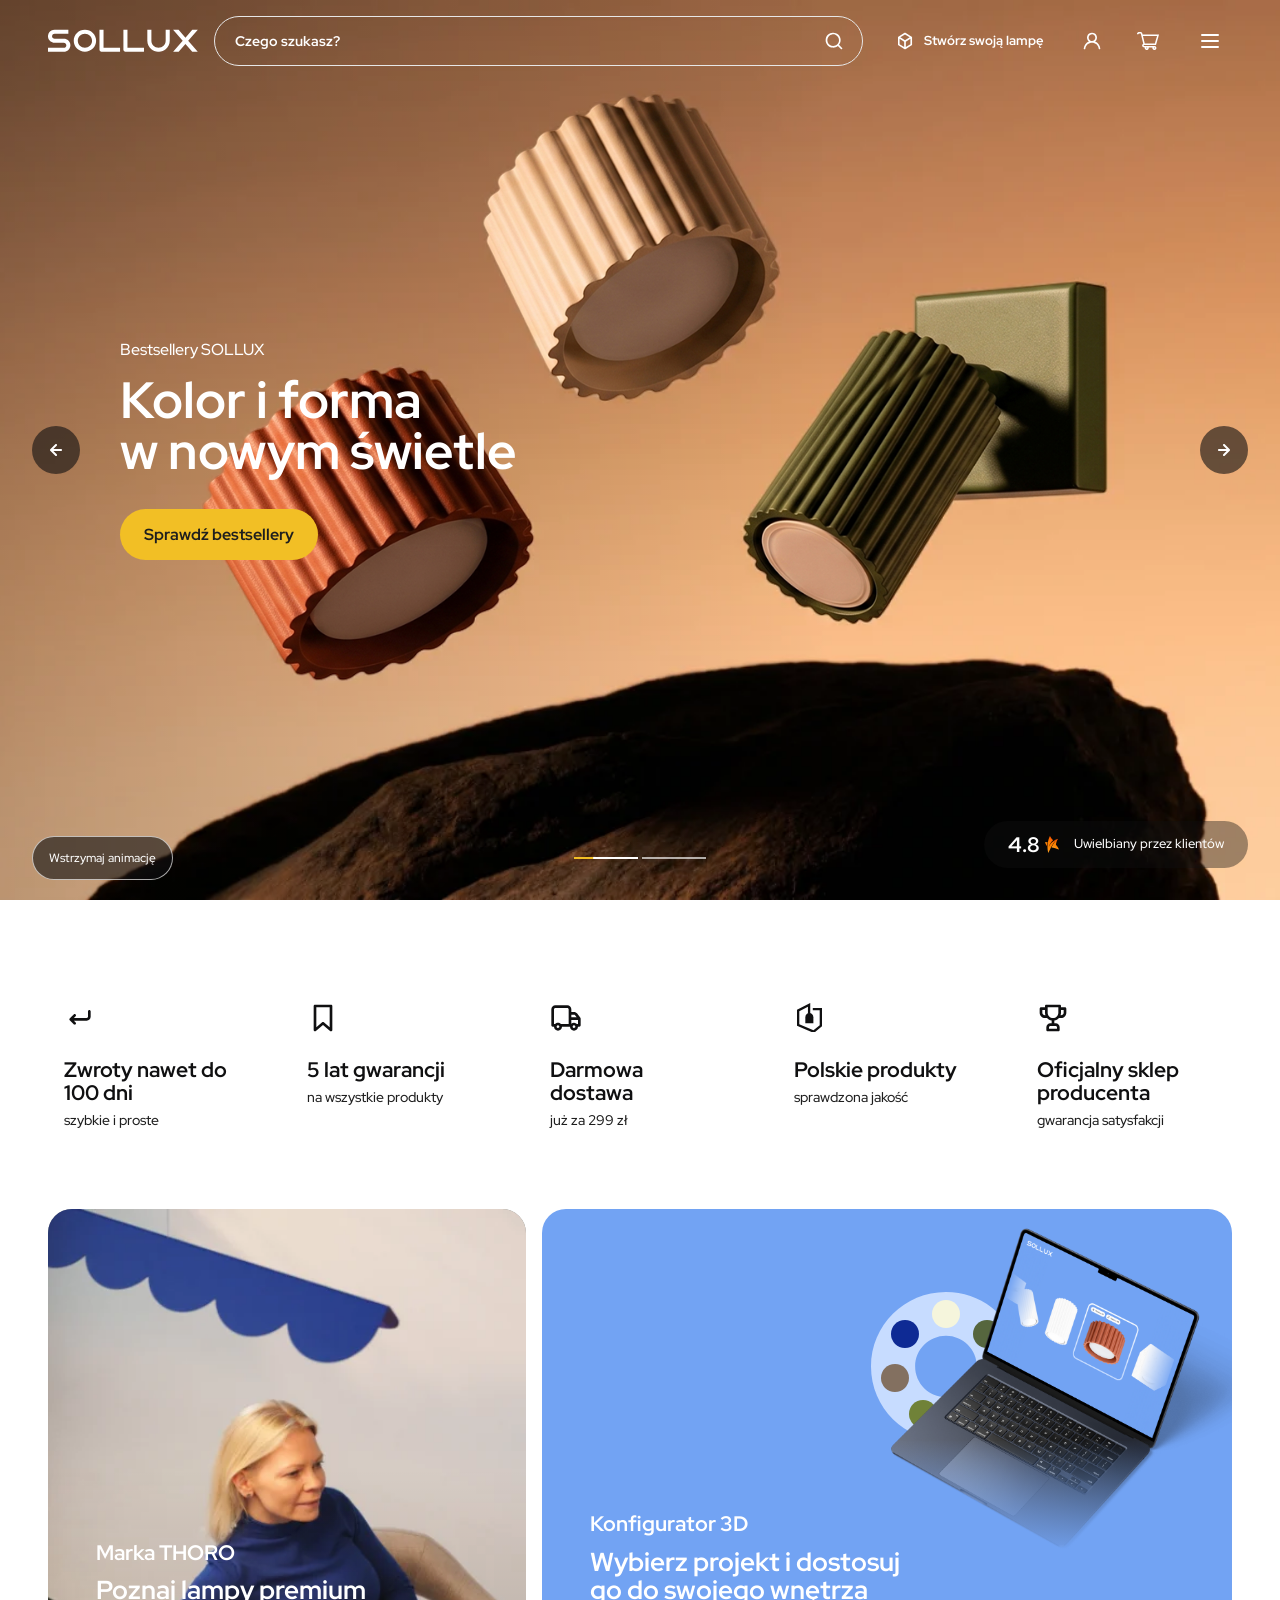
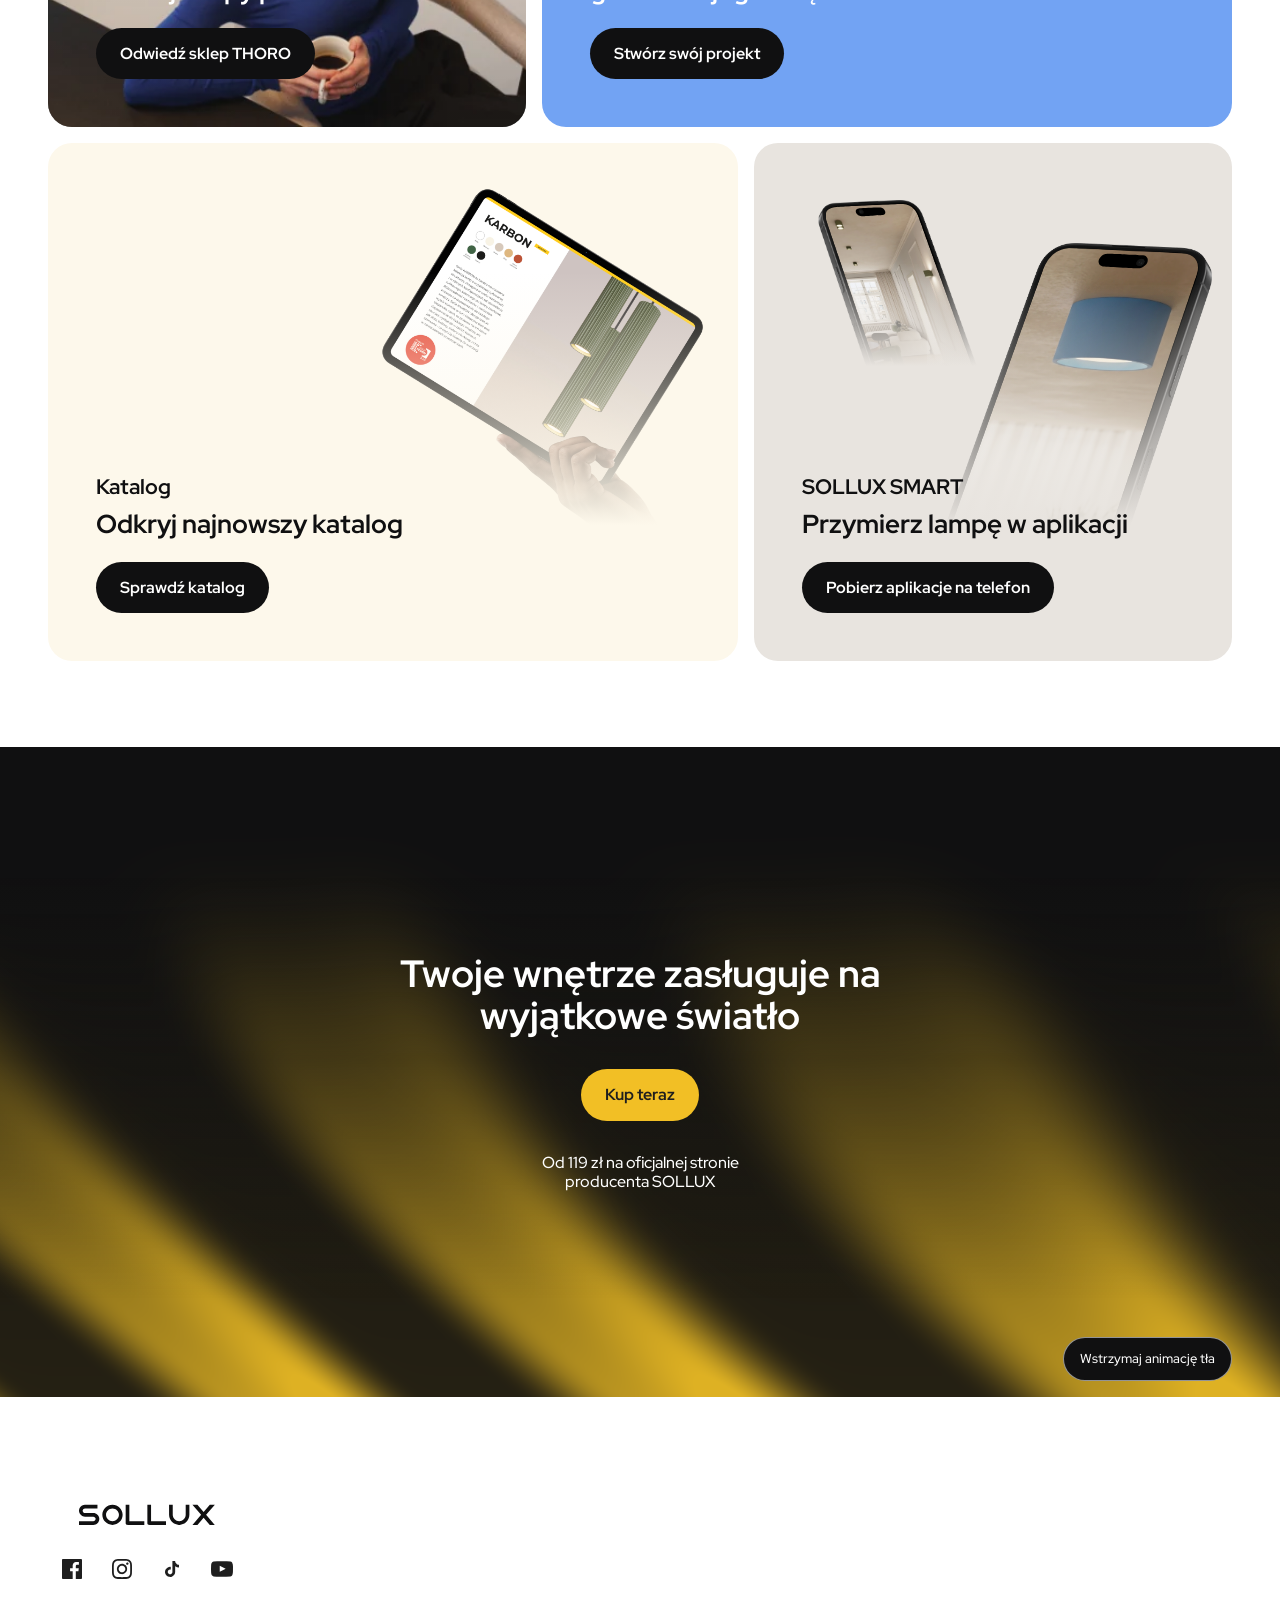
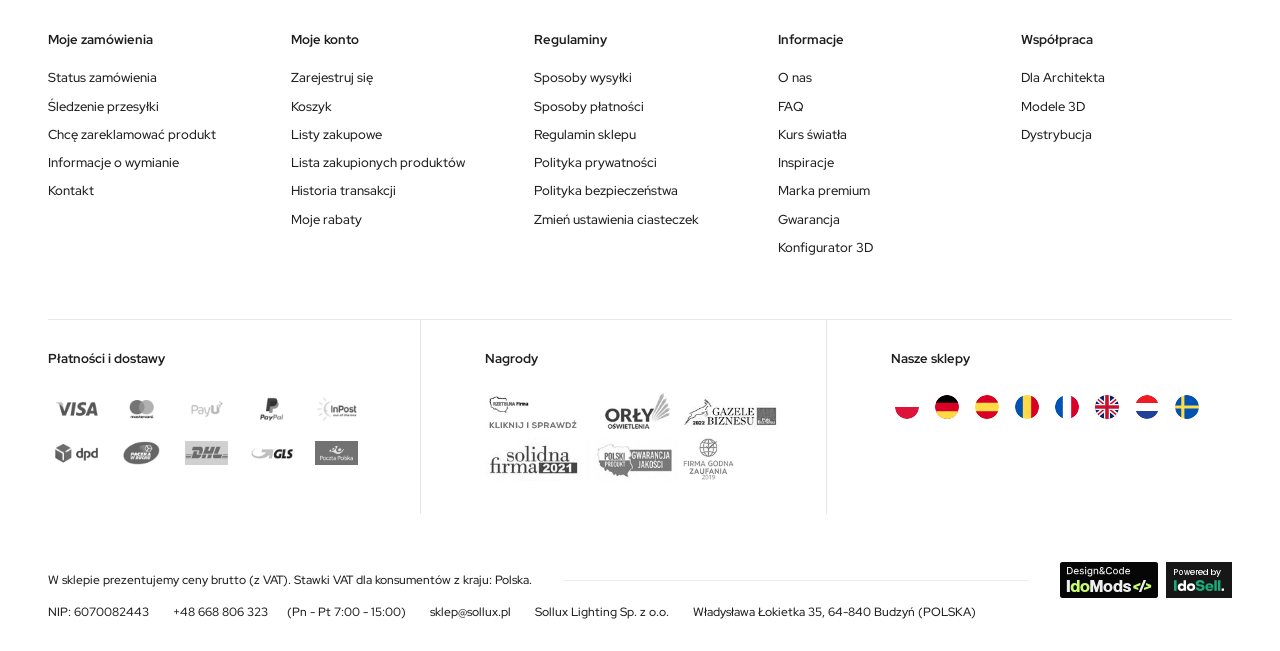
<file: index.html>
<!doctype html>
<html lang="pl">
<head>
  <meta charset="utf-8">
  <meta name="viewport" content="width=device-width, initial-scale=1">
  <!-- Reserve enhanced geometry before paint; keep the static layout without JS. -->
  <script>document.documentElement.classList.add('js');</script>
  <!-- SEO settings: site.config.mjs; regenerate this file after editing. -->
  <title>SOLLUX — Kolor i forma w nowym świetle</title>
  <meta name="description" content="Odkryj lampy SOLLUX: kolor, forma i światło do Twojego wnętrza. Poznaj bestsellery, konfigurator 3D, najnowszy katalog i aplikację SOLLUX SMART.">
  <meta name="robots" content="index, follow, max-image-preview:large">
  <meta property="og:title" content="SOLLUX — Kolor i forma w nowym świetle">
  <meta property="og:description" content="Odkryj lampy SOLLUX: kolor, forma i światło do Twojego wnętrza. Poznaj bestsellery, konfigurator 3D, najnowszy katalog i aplikację SOLLUX SMART.">
  <meta property="og:image" content="assets/images/hero-bestsellers-1920.jpg">
  <meta property="og:image:alt" content="Beżowa, zielona i terakotowa lampa SOLLUX z ryflowanymi kloszami.">
  <meta property="og:type" content="website">
  <meta property="og:locale" content="pl_PL">
  <!-- Set site.url to generate a canonical, og:url and an absolute og:image. -->
  <meta name="theme-color" content="#F2BF25">
  <link rel="icon" href="assets/icons/sollux-dark.svg" type="image/svg+xml">
  <link rel="preload" href="assets/fonts/red-hat-display-latin.woff2" as="font" type="font/woff2" crossorigin>
  <link rel="stylesheet" href="styles/site.min.css">
  <script type="module" src="scripts/main.js" onerror="document.documentElement.classList.remove('js')"></script>
</head>
<body>
  <a class="skip-link" href="#main">Przejdź do treści</a>
  <header class="site-header" data-figma-node="1:533">
    <div class="container header-inner">
      <a class="brand" href="https://sollux.pl/" aria-label="SOLLUX — strona główna"><img src="assets/icons/sollux-light.svg" width="150" height="48" alt="" loading="eager" decoding="async" data-figma-node="1:536" class="brand-light"><img src="assets/icons/sollux-dark.svg" width="160" height="44" alt="" loading="eager" decoding="async" data-figma-node="1:712" class="brand-dark"></a>
      <button class="menu-toggle" type="button" aria-label="Menu" aria-controls="primary-navigation" aria-expanded="false" hidden><span class="header-face"><span class="header-face-light"><img class="menu-icon-open" src="assets/icons/menu-hamburger.svg" width="24" height="24" alt=""><img class="menu-icon-close" src="assets/icons/menu-close.svg" width="24" height="24" alt=""></span><span class="header-face-dark" aria-hidden="true"><img class="menu-icon-open" src="assets/icons/menu-hamburger.svg" width="24" height="24" alt=""><img class="menu-icon-close" src="assets/icons/menu-close.svg" width="24" height="24" alt=""></span></span></button>
      <nav id="primary-navigation" class="primary-nav" aria-label="Nawigacja główna"><ul>
        <li><a href="https://sollux.pl/pl/menu/lampy-1727" data-destination="lamps"><span class="header-face"><span class="header-face-light">Lampy <span class="icon" aria-hidden="true"><img src="assets/icons/angle-down.svg" width="16" height="16" alt="" loading="lazy" decoding="async" data-figma-node="1:548 1:553 1:558"></span></span><span class="header-face-dark" aria-hidden="true">Lampy <span class="icon" aria-hidden="true"><img src="assets/icons/angle-down.svg" width="16" height="16" alt="" loading="lazy" decoding="async" data-figma-node="1:548 1:553 1:558"></span></span></span></a></li><li><a href="https://sollux.pl/pl/menu/lampy-1727?filter_traits[21]=11086,11076,24,14336,14325,25,14303,852,23,14316,14164,768,11333,1246" data-destination="colors"><span class="header-face"><span class="header-face-light">Kolory <span class="icon" aria-hidden="true"><img src="assets/icons/angle-down.svg" width="16" height="16" alt="" loading="lazy" decoding="async" data-figma-node="1:548 1:553 1:558"></span></span><span class="header-face-dark" aria-hidden="true">Kolory <span class="icon" aria-hidden="true"><img src="assets/icons/angle-down.svg" width="16" height="16" alt="" loading="lazy" decoding="async" data-figma-node="1:548 1:553 1:558"></span></span></span></a></li><li><a href="https://sollux.pl/pl/menu/pomieszczenia-160" data-destination="rooms"><span class="header-face"><span class="header-face-light">Pomieszczenia <span class="icon" aria-hidden="true"><img src="assets/icons/angle-down.svg" width="16" height="16" alt="" loading="lazy" decoding="async" data-figma-node="1:548 1:553 1:558"></span></span><span class="header-face-dark" aria-hidden="true">Pomieszczenia <span class="icon" aria-hidden="true"><img src="assets/icons/angle-down.svg" width="16" height="16" alt="" loading="lazy" decoding="async" data-figma-node="1:548 1:553 1:558"></span></span></span></a></li><li><a href="https://sollux.pl/pl/menu/nowosci-188" data-destination="new"><span class="header-face"><span class="header-face-light">Nowości</span><span class="header-face-dark" aria-hidden="true">Nowości</span></span></a></li><li><a href="https://sollux.pl/pl/menu/bestsellery-827" data-destination="bestsellers"><span class="header-face"><span class="header-face-light">Bestsellery</span><span class="header-face-dark" aria-hidden="true">Bestsellery</span></span></a></li><li><span class="unresolved-label " data-unresolved-destination="promotions"><span class="header-face"><span class="header-face-light">Promocje</span><span class="header-face-dark" aria-hidden="true">Promocje</span></span></span></li>
      </ul></nav>
      <form class="search-form" role="search" action="https://sollux.pl/pl/search" method="get">
        <label class="visually-hidden" for="product-search">Czego szukasz?</label><span class="search-field"><input id="product-search" type="search" name="text" placeholder="Czego szukasz?" required><span class="search-dark-text" aria-hidden="true">Czego szukasz?</span></span><button type="submit" aria-label="Szukaj produktów"><span class="header-face"><span class="header-face-light"><span class="icon" aria-hidden="true"><img src="assets/icons/search.svg" width="20" height="20" alt="" loading="lazy" decoding="async" data-figma-node="1:572"></span></span><span class="header-face-dark" aria-hidden="true"><span class="icon" aria-hidden="true"><img src="assets/icons/search.svg" width="20" height="20" alt="" loading="lazy" decoding="async" data-figma-node="1:572"></span></span></span></button>
      </form>
      <div class="header-actions"><a href="https://sollux.pl/konfigurator" data-destination="configurator" class="configurator-link"><span class="header-face"><span class="header-face-light"><span class="icon" aria-hidden="true"><img src="assets/icons/configurator.svg" width="20" height="20" alt="" loading="lazy" decoding="async" data-figma-node="1:576"></span><span>Stwórz swoją lampę</span></span><span class="header-face-dark" aria-hidden="true"><span class="icon" aria-hidden="true"><img src="assets/icons/configurator.svg" width="20" height="20" alt="" loading="lazy" decoding="async" data-figma-node="1:576"></span><span>Stwórz swoją lampę</span></span></span></a><a href="https://sollux.pl/pl/login.html" data-destination="account" class="utility-link"><span class="header-face"><span class="header-face-light"><span class="icon" aria-hidden="true"><img src="assets/icons/account.svg" width="24" height="24" alt="" loading="lazy" decoding="async" data-figma-node="1:580"></span></span><span class="header-face-dark" aria-hidden="true"><span class="icon" aria-hidden="true"><img src="assets/icons/account.svg" width="24" height="24" alt="" loading="lazy" decoding="async" data-figma-node="1:580"></span></span></span><span class="visually-hidden">Moje konto</span></a><a href="https://sollux.pl/pl/basketedit.html" data-destination="cart" class="utility-link"><span class="header-face"><span class="header-face-light"><span class="cart-icon" aria-hidden="true"><img src="assets/icons/cart-artwork.svg" width="22" height="19" alt="" loading="eager" decoding="async" data-figma-node="1:591"></span></span><span class="header-face-dark" aria-hidden="true"><span class="cart-icon" aria-hidden="true"><img src="assets/icons/cart-artwork.svg" width="22" height="19" alt="" loading="eager" decoding="async" data-figma-node="1:591"></span></span></span><span class="visually-hidden">Koszyk</span></a></div>
    </div>
  </header>
  <main id="main" tabindex="-1">
    <section class="hero" aria-labelledby="hero-title" data-figma-node="1:506">
      <picture class="hero-image hero-slide is-active"><source type="image/webp" srcset="assets/images/hero-bestsellers-480.webp 480w, assets/images/hero-bestsellers-640.webp 640w, assets/images/hero-bestsellers-960.webp 960w, assets/images/hero-bestsellers-1280.webp 1280w, assets/images/hero-bestsellers-1600.webp 1600w, assets/images/hero-bestsellers-1920.webp 1920w" sizes="100vw"><img src="assets/images/hero-bestsellers-1920.jpg" srcset="assets/images/hero-bestsellers-480.jpg 480w, assets/images/hero-bestsellers-640.jpg 640w, assets/images/hero-bestsellers-960.jpg 960w, assets/images/hero-bestsellers-1280.jpg 1280w, assets/images/hero-bestsellers-1600.jpg 1600w, assets/images/hero-bestsellers-1920.jpg 1920w" sizes="100vw" width="1920" height="1072" alt="Beżowa, zielona i terakotowa lampa SOLLUX z ryflowanymi kloszami." loading="eager" fetchpriority="high" decoding="async" data-figma-node="1:506"></picture>
      <picture class="hero-image hero-slide hero-slide-secondary" hidden><source type="image/webp" srcset="assets/images/hero-interior-480.webp 480w, assets/images/hero-interior-640.webp 640w, assets/images/hero-interior-960.webp 960w, assets/images/hero-interior-1280.webp 1280w, assets/images/hero-interior-1600.webp 1600w, assets/images/hero-interior-1920.webp 1920w" sizes="100vw"><img src="assets/images/hero-interior-1920.jpg" srcset="assets/images/hero-interior-480.jpg 480w, assets/images/hero-interior-640.jpg 640w, assets/images/hero-interior-960.jpg 960w, assets/images/hero-interior-1280.jpg 1280w, assets/images/hero-interior-1600.jpg 1600w, assets/images/hero-interior-1920.jpg 1920w" sizes="100vw" width="1920" height="1080" alt="Aranżacja wnętrza z oświetleniem SOLLUX." loading="lazy" fetchpriority="low" decoding="async" data-figma-node="1:1005"></picture>
      <div class="lamp-regions" hidden><button type="button" data-lamp="beige" data-figma-node="1:1004" aria-label="Lampa beżowa — światło" aria-pressed="false"><picture class="asset-picture"><source type="image/webp" srcset="assets/images/lamp-beige.webp"><img src="assets/images/lamp-beige.png" width="372" height="419" alt="" loading="lazy" decoding="async" data-figma-node="1:1004" fetchpriority="low"></picture></button><button type="button" data-lamp="green" data-figma-node="1:1003" aria-label="Lampa zielona — światło" aria-pressed="false"><picture class="asset-picture"><source type="image/webp" srcset="assets/images/lamp-green.webp"><img src="assets/images/lamp-green.png" width="940" height="856" alt="" loading="lazy" decoding="async" data-figma-node="1:1003" fetchpriority="low"></picture></button><button type="button" data-lamp="terracotta" data-figma-node="1:1002" aria-label="Lampa terakotowa — światło" aria-pressed="false"><picture class="asset-picture"><source type="image/webp" srcset="assets/images/lamp-terracotta.webp"><img src="assets/images/lamp-terracotta.png" width="423" height="393" alt="" loading="lazy" decoding="async" data-figma-node="1:1002" fetchpriority="low"></picture></button></div>
      <div class="container hero-content"><p class="hero-eyebrow">Bestsellery SOLLUX</p><h1 id="hero-title">Kolor i forma<br> w nowym świetle</h1><a href="https://sollux.pl/pl/menu/bestsellery-827" data-destination="bestsellers" class="button button-yellow">Sprawdź bestsellery</a></div>
      <div class="hero-controls" hidden><button class="hero-arrow hero-arrow-left" type="button" aria-label="Poprzedni slajd" hidden><span class="icon" aria-hidden="true"><img src="assets/icons/arrow-left.svg" width="24" height="24" alt="" loading="lazy" decoding="async" data-figma-node="1:518"></span></button><div class="hero-progress" role="group" aria-label="Wybierz slajd"><button type="button" data-slide="0" aria-label="Slajd 1 z 2" aria-current="true"><span></span></button><button type="button" data-slide="1" aria-label="Slajd 2 z 2"><span></span></button></div><button class="hero-arrow hero-arrow-right" type="button" aria-label="Następny slajd" hidden><span class="icon" aria-hidden="true"><img src="assets/icons/arrow-right.svg" width="24" height="24" alt="" loading="lazy" decoding="async" data-figma-node="1:515"></span></button><button class="hero-pause animation-toggle" type="button">Wstrzymaj animację</button></div>
      <p class="visually-hidden hero-status" role="status" aria-live="polite"></p>
      <p class="review-badge" data-figma-node="1:524"><strong>4.8</strong><span class="icon" aria-hidden="true"><img src="assets/icons/review-star.svg" width="14" height="17" alt="" loading="lazy" decoding="async" data-figma-node="1:528"></span><span>Uwielbiany przez klientów</span></p>
    </section>
    <section class="showcase" aria-labelledby="showcase-title" data-figma-node="1:593">
      <div class="container"><h2 id="showcase-title" class="visually-hidden">Odkryj świat SOLLUX</h2><ul class="benefits" aria-label="Dlaczego SOLLUX"><li class="benefit" data-figma-node="1:596"><span class="icon benefit-icon" aria-hidden="true"><img src="assets/icons/benefit-returns.svg" width="32" height="32" alt="" loading="lazy" decoding="async" data-figma-node="1:597"></span><div><h3>Zwroty nawet do 100 dni</h3><p>szybkie i proste</p></div></li>
<li class="benefit" data-figma-node="1:602"><span class="icon benefit-icon" aria-hidden="true"><img src="assets/icons/benefit-warranty.svg" width="32" height="32" alt="" loading="lazy" decoding="async" data-figma-node="1:603"></span><div><h3>5 lat gwarancji</h3><p>na wszystkie produkty</p></div></li>
<li class="benefit" data-figma-node="1:608"><span class="icon benefit-icon" aria-hidden="true"><img src="assets/icons/benefit-delivery.svg" width="32" height="32" alt="" loading="lazy" decoding="async" data-figma-node="1:609"></span><div><h3>Darmowa dostawa</h3><p>już za 299 zł</p></div></li>
<li class="benefit" data-figma-node="1:614"><span class="benefit-icon polish-icon" aria-hidden="true"><img src="assets/icons/benefit-polish-artwork.svg" width="26" height="29" alt="" loading="lazy" decoding="async" data-figma-node="1:619"></span><div><h3>Polskie produkty</h3><p>sprawdzona jakość</p></div></li>
<li class="benefit" data-figma-node="1:625"><span class="icon benefit-icon" aria-hidden="true"><img src="assets/icons/benefit-official.svg" width="32" height="32" alt="" loading="lazy" decoding="async" data-figma-node="1:626"></span><div><h3>Oficjalny sklep producenta</h3><p>gwarancja satysfakcji</p></div></li></ul><div class="promo-grid"><div class="promo-row"><article class="promo-card card-thoro" data-figma-node="1:633"><div class="card-media" aria-hidden="true"><picture><source type="image/webp" srcset="assets/images/thoro-480.webp 480w, assets/images/thoro-640.webp 640w, assets/images/thoro-960.webp 960w" sizes="(min-width: 1696px) 648px, (min-width: 1200px) calc((100vw - 112px) * 0.4091), (min-width: 700px) calc((100vw - 64px) / 2), calc(100vw - 32px)"><img src="assets/images/thoro-960.jpg" srcset="assets/images/thoro-480.jpg 480w, assets/images/thoro-640.jpg 640w, assets/images/thoro-960.jpg 960w" sizes="(min-width: 1696px) 648px, (min-width: 1200px) calc((100vw - 112px) * 0.4091), (min-width: 700px) calc((100vw - 64px) / 2), calc(100vw - 32px)" width="960" height="960" alt="" loading="lazy" fetchpriority="low" decoding="async" data-figma-node="1:633"></picture></div><div class="card-copy"><p class="eyebrow">Marka THORO</p><h3>Poznaj lampy premium</h3><a href="https://thoro.pl/" data-destination="thoro" class="button button-dark">Odwiedź sklep THORO</a></div></article>
<article class="promo-card card-configurator" data-figma-node="1:640"><div class="card-media" aria-hidden="true"><div class="artboard artboard-wide" data-figma-node="1:641"><div class="art-box" style="left:44.123931623931625%;top:1.9305019305019304%;width:52.13675213675214%;height:89.57528957528957%;"><div class="art-box" style="left:6.88954918032787%;top:22.01530172413793%;width:41.524180327868855%;height:43.67198275862069%;"><img src="assets/icons/configurator-palette.svg" width="203" height="203" alt="" loading="lazy" decoding="async" data-figma-node="1:644" class="art-image"></div><div class="art-box" style="left:23.797131147540988%;top:24.43318965517241%;width:7.729508196721311%;height:8.129310344827587%;border-radius:50%;background:#f5f5dc"></div><div class="art-box" style="left:35.209016393442624%;top:30.21551724137931%;width:7.729508196721311%;height:8.129310344827587%;border-radius:50%;background:#56663e"></div><div class="art-box" style="left:38.02868852459016%;top:43.20474137931035%;width:7.729508196721311%;height:8.129310344827587%;border-radius:50%;background:#3f4f8b"></div><div class="art-box" style="left:30.131147540983612%;top:53.62068965517241%;width:7.729508196721311%;height:8.129310344827587%;border-radius:50%;background:#beada3"></div><div class="art-box" style="left:17.46311475409836%;top:53.62068965517241%;width:7.729508196721311%;height:8.129310344827587%;border-radius:50%;background:#708238"></div><div class="art-box" style="left:9.563524590163935%;top:43.20474137931035%;width:7.729508196721311%;height:8.129310344827587%;border-radius:50%;background:#837060"></div><div class="art-box" style="left:12.385245901639344%;top:30.21551724137931%;width:7.729508196721311%;height:8.129310344827587%;border-radius:50%;background:#0e2a94"></div><div class="art-box" style="left:-15.777663934426231%;top:-6.465948275862068%;width:143.62909836065575%;height:113.08275862068965%;"><picture class="asset-picture"><source type="image/webp" srcset="assets/images/configurator-laptop.webp"><img src="assets/images/configurator-laptop.png" width="3000" height="2250" alt="" loading="lazy" decoding="async" data-figma-node="1:661" class="art-image"></picture></div><div class="art-box" style="left:4.918032786885246%;top:65.73275862068965%;width:95.08196721311475%;height:34.26724137931034%;background:linear-gradient(to bottom,rgba(114,163,243,.01),#72a3f3)"></div></div></div></div><div class="card-copy"><p class="eyebrow">Konfigurator 3D</p><h3>Wybierz projekt i dostosuj<br class="desktop-break"> go do swojego wnętrza</h3><a href="https://sollux.pl/konfigurator" data-destination="configurator" class="button button-dark">Stwórz swój projekt</a></div></article></div><div class="promo-row promo-row-reversed"><article class="promo-card card-catalogue" data-figma-node="1:670"><div class="card-media" aria-hidden="true"><div class="artboard artboard-wide" data-figma-node="1:671"><div class="art-box" style="left:45.2991452991453%;top:10.424710424710424%;width:52.13675213675214%;height:89.57528957528957%;overflow:hidden"><div class="art-box" style="left:-22.131147540983605%;top:-10.344827586206897%;width:149.09180327868853%;height:117.4946120689655%;"><picture class="asset-picture"><source type="image/webp" srcset="assets/images/catalogue-tablet.webp"><img src="assets/images/catalogue-tablet.png" width="4000" height="3000" alt="" loading="lazy" decoding="async" data-figma-node="1:672" class="art-image"></picture></div><div class="art-box" style="left:4.918032786885246%;top:26.72413793103448%;width:95.08196721311475%;height:73.27586206896551%;background:linear-gradient(to bottom,rgba(253,248,235,.01),#fdf8eb)"></div></div></div></div><div class="card-copy"><p class="eyebrow">Katalog</p><h3>Odkryj najnowszy katalog</h3><a href="https://sollux-lighting.com/uploads/sollux_katalog.pdf" data-destination="catalogue" class="button button-dark">Sprawdź katalog</a></div></article>
<article class="promo-card card-smart" data-figma-node="1:680"><div class="card-media" aria-hidden="true"><div class="artboard artboard-narrow" data-figma-node="1:681 1:691"><div class="art-box" style="left:12.191358024691358%;top:13.8996138996139%;width:35.49382716049383%;height:44.5945945945946%;overflow:hidden"><div class="art-box" style="inset:2.6% 0 -25.14% 3.04%;"><div class="mirrored"><picture class="asset-picture"><source type="image/webp" srcset="assets/images/smart-phone-frame.webp"><img src="assets/images/smart-phone-frame.png" width="969" height="1230" alt="" loading="lazy" decoding="async" data-figma-node="1:683 1:693" class="art-image"></picture></div></div><div class="art-box" style="inset:4.59% 2.49% -19.05% 7.98%;"><div class="mirrored"><img src="assets/icons/smart-back-device.svg" width="206" height="264" alt="" loading="lazy" decoding="async" data-figma-node="1:685" class="art-image"></div></div><div class="art-box" style="inset:4.11% .14% -19.84% 5.76%;"><div class="mirrored"><div class="screen-mask" style="mask-image:url(assets/icons/smart-back-screen-mask.svg);mask-position:48.4824% 37.6674%;mask-size:95.149% 98.8987%"><picture class="asset-picture"><source type="image/webp" srcset="assets/images/smart-screen-back.webp"><img src="assets/images/smart-screen-back.png" width="433" height="535" alt="" loading="lazy" decoding="async" data-figma-node="1:689" class="art-image"></picture></div></div></div><div class="art-box" style="left:0%;top:39.82683982683983%;width:100%;height:60.17316017316018%;background:linear-gradient(to bottom,rgba(232,228,223,.01),#e8e4df)"></div></div><div class="art-box" style="left:33.95061728395062%;top:18.725868725868725%;width:64.6604938271605%;height:81.27413127413128%;overflow:hidden"><div class="art-box" style="inset:9.03% 4.27% -21.22% 6.92%;"><picture class="asset-picture"><source type="image/webp" srcset="assets/images/smart-phone-frame.webp"><img src="assets/images/smart-phone-frame.png" width="969" height="1230" alt="" loading="lazy" decoding="async" data-figma-node="1:683 1:693" class="art-image"></picture></div><div class="art-box" style="inset:10.85% 8.79% -15.64% 9.2%;"><img src="assets/icons/smart-front-device.svg" width="344" height="441" alt="" loading="lazy" decoding="async" data-figma-node="1:695" class="art-image"></div><div class="art-box" style="inset:10.41% 6.76% -16.37% 7.05%;"><div class="screen-mask" style="mask-image:url(assets/icons/smart-front-screen-mask.svg);mask-position:51.5223% 37.6662%;mask-size:95.1489% 98.8987%"><picture class="asset-picture"><source type="image/webp" srcset="assets/images/smart-screen-front.webp"><img src="assets/images/smart-screen-front.png" width="723" height="893" alt="" loading="lazy" decoding="async" data-figma-node="1:699" class="art-image"></picture></div></div><div class="art-box" style="left:3.579952267303103%;top:22.802850356294538%;width:92.12410501193318%;height:77.19714964370546%;background:linear-gradient(to bottom,rgba(232,228,223,.01),#e8e4df)"></div></div></div></div><div class="card-copy"><p class="eyebrow">SOLLUX SMART</p><h3>Przymierz lampę w aplikacji</h3><a href="https://sollux.pl/pl/blog/nie-wiesz-czy-konkretna-lampa-bedzie-pasowac-do-twojego-wnetrza-sprawdz-to-za-darmo-z-aplikacja-sollux-smart" data-destination="smart" class="button button-dark">Pobierz aplikacje na telefon</a></div></article></div></div></div>
    </section>
    <section class="light-section" aria-labelledby="light-title" data-figma-node="1:707">
      <div class="light-background" aria-hidden="true"><canvas class="light-canvas" aria-hidden="true" tabindex="-1"></canvas></div>
      <div class="light-content"><h2 id="light-title">Twoje wnętrze zasługuje na<br class="desktop-break"> wyjątkowe światło</h2><a href="https://sollux.pl/pl/menu/lampy-1727" data-destination="buy-now" class="button button-yellow">Kup teraz</a><p>Od 119 zł na oficjalnej stronie<br> producenta SOLLUX</p></div>
      <button class="light-pause animation-toggle" type="button" aria-describedby="light-title" hidden>Wstrzymaj animację tła</button>
    </section>
  </main>
  <footer class="site-footer" data-figma-node="1:708">
    <div class="footer-top container"><div class="footer-brand"><a href="https://sollux.pl/" data-destination="home"><img src="assets/icons/sollux-dark.svg" width="160" height="44" alt="SOLLUX" loading="lazy" decoding="async" data-figma-node="1:712"></a><nav class="socials" aria-label="SOLLUX w mediach społecznościowych"><a href="https://www.facebook.com/solluxlighting1/" data-destination="facebook" class="social-link" aria-label="SOLLUX — Facebook"><span class="icon" aria-hidden="true"><img src="assets/icons/social-facebook.svg" width="24" height="24" alt="" loading="lazy" decoding="async" data-figma-node="1:722"></span></a><a href="https://www.instagram.com/sollux_lighting/" data-destination="instagram" class="social-link" aria-label="SOLLUX — Instagram"><span class="icon" aria-hidden="true"><img src="assets/icons/social-instagram.svg" width="24" height="24" alt="" loading="lazy" decoding="async" data-figma-node="1:725"></span></a><a href="https://www.tiktok.com/" data-destination="tiktok" class="social-link" aria-label="SOLLUX — TikTok"><span class="tiktok-icon" aria-hidden="true"><img src="assets/icons/social-tiktok-artwork.svg" width="14" height="16" alt="" loading="lazy" decoding="async" data-figma-node="1:732"></span></a><a href="https://www.youtube.com/@solluxlighting6441" data-destination="youtube" class="social-link" aria-label="SOLLUX — YouTube"><span class="icon" aria-hidden="true"><img src="assets/icons/social-youtube.svg" width="24" height="24" alt="" loading="lazy" decoding="async" data-figma-node="1:735"></span></a></nav></div><nav class="footer-links" aria-label="Informacje i obsługa sklepu"><section class="footer-group"><h2 id="footer-heading-0">Moje zamówienia</h2><ul aria-labelledby="footer-heading-0"><li><a href="https://sollux.pl/pl/order-open.html" data-destination="order-status">Status zamówienia</a></li><li><a href="https://sollux.pl/pl/order-open.html" data-destination="tracking">Śledzenie przesyłki</a></li><li><a href="https://sollux.pl/pl/rma-open.html" data-destination="complaint">Chcę zareklamować produkt</a></li><li><a href="https://sollux.pl/pl/client-orders.html?display=returns&amp;exchange=true" data-destination="exchange">Informacje o wymianie</a></li><li><a href="https://sollux.pl/pl/contact" data-destination="contact">Kontakt</a></li></ul></section>
<section class="footer-group"><h2 id="footer-heading-1">Moje konto</h2><ul aria-labelledby="footer-heading-1"><li><a href="https://sollux.pl/pl/client-new.html?register" data-destination="register">Zarejestruj się</a></li><li><a href="https://sollux.pl/pl/basketedit.html" data-destination="cart">Koszyk</a></li><li><a href="https://sollux.pl/pl/shoppinglist" data-destination="shopping-list">Listy zakupowe</a></li><li><a href="https://sollux.pl/pl/products-bought.html" data-destination="products-bought">Lista zakupionych produktów</a></li><li><a href="https://sollux.pl/pl/client-orders.html" data-destination="transactions">Historia transakcji</a></li><li><a href="https://sollux.pl/pl/client-rebate.html" data-destination="discounts">Moje rabaty</a></li></ul></section>
<section class="footer-group"><h2 id="footer-heading-2">Regulaminy</h2><ul aria-labelledby="footer-heading-2"><li><a href="https://sollux.pl/pl/delivery" data-destination="shipping">Sposoby wysyłki</a></li><li><a href="https://sollux.pl/pl/payments" data-destination="payments">Sposoby płatności</a></li><li><a href="https://sollux.pl/pl/terms" data-destination="terms">Regulamin sklepu</a></li><li><a href="https://sollux.pl/pl/privacy-and-cookie-notice" data-destination="privacy">Polityka prywatności</a></li><li><span class="unresolved-label " data-unresolved-destination="security">Polityka bezpieczeństwa</span></li><li><details class="cookie-settings"><summary>Zmień ustawienia ciasteczek</summary><div class="cookie-copy"><p>Ta strona nie zapisuje opcjonalnych plików cookie.</p><p>Informacje o plikach cookie w sklepie SOLLUX znajdziesz w <a href="https://sollux.pl/pl/privacy-and-cookie-notice" data-destination="privacy">polityce prywatności sklepu</a>.</p></div></details></li></ul></section>
<section class="footer-group"><h2 id="footer-heading-3">Informacje</h2><ul aria-labelledby="footer-heading-3"><li><a href="https://sollux-lighting.com/pl/o-firmie/" data-destination="about">O nas</a></li><li><a href="https://sollux.pl/pl/info/faq-39" data-destination="faq">FAQ</a></li><li><span class="unresolved-label " data-unresolved-destination="light-course">Kurs światła</span></li><li><a href="https://sollux.pl/pl/blog" data-destination="inspiration">Inspiracje</a></li><li><a href="https://thoro.pl/" data-destination="premium">Marka premium</a></li><li><a href="https://sollux.pl/pl/terms/gwarancja-38.html" data-destination="warranty">Gwarancja</a></li><li><a href="https://sollux.pl/konfigurator" data-destination="configurator">Konfigurator 3D</a></li></ul></section>
<section class="footer-group"><h2 id="footer-heading-4">Współpraca</h2><ul aria-labelledby="footer-heading-4"><li><a href="https://sollux-lighting.com/wspolpraca/klub-architekta/" data-destination="architect">Dla Architekta</a></li><li><a href="https://sollux.cloud.arlity.com/architect_zone/product?" data-destination="models">Modele 3D</a></li><li><a href="https://sollux-lighting.com/pl/" data-destination="distribution">Dystrybucja</a></li></ul></section></nav></div>
    <div class="footer-bottom container"><section class="footer-panel"><h2>Płatności i dostawy</h2><ul class="payment-logos" aria-label="Płatności i dostawy"><li><img src="assets/images/payments/payment-01.png" width="114" height="64" alt="Visa" loading="lazy" decoding="async" data-figma-node="1:841"></li><li><img src="assets/images/payments/payment-02.png" width="114" height="64" alt="Mastercard" loading="lazy" decoding="async" data-figma-node="1:844"></li><li><img src="assets/images/payments/payment-03.png" width="114" height="64" alt="PayU" loading="lazy" decoding="async" data-figma-node="1:847"></li><li><img src="assets/images/payments/payment-04.png" width="114" height="64" alt="PayPal" loading="lazy" decoding="async" data-figma-node="1:850"></li><li><img src="assets/images/payments/payment-05.png" width="114" height="64" alt="InPost" loading="lazy" decoding="async" data-figma-node="1:853"></li><li><img src="assets/images/payments/payment-06.png" width="114" height="64" alt="DPD" loading="lazy" decoding="async" data-figma-node="1:856"></li><li><img src="assets/images/payments/payment-07.png" width="114" height="64" alt="Paczka w Ruchu" loading="lazy" decoding="async" data-figma-node="1:859"></li><li><img src="assets/images/payments/payment-08.png" width="114" height="64" alt="DHL" loading="lazy" decoding="async" data-figma-node="1:862"></li><li><img src="assets/images/payments/payment-09.png" width="114" height="64" alt="GLS" loading="lazy" decoding="async" data-figma-node="1:865"></li><li><img src="assets/images/payments/payment-10.png" width="114" height="64" alt="Poczta Polska" loading="lazy" decoding="async" data-figma-node="1:868"></li></ul></section><section class="footer-panel"><h2>Nagrody</h2><ul class="award-logos" aria-label="Nagrody i wyróżnienia"><li><img src="assets/images/awards/dg-icon.png" width="148" height="69" alt="Rzetelna Firma" loading="lazy" decoding="async" data-figma-node="1:872"></li><li><img src="assets/images/awards/orly-oswietlenia.png" width="145" height="66" alt="Orły Oświetlenia" loading="lazy" decoding="async" data-figma-node="1:873"></li><li><img src="assets/images/awards/e-gazele-biznesu.png" width="145" height="66" alt="Gazele Biznesu" loading="lazy" decoding="async" data-figma-node="1:874"></li><li><img src="assets/images/awards/solidna-firma.png" width="145" height="66" alt="Solidna Firma" loading="lazy" decoding="async" data-figma-node="1:875"></li><li><img src="assets/images/awards/polska-gwarancja-jakosci.png" width="145" height="66" alt="Polska Gwarancja Jakości" loading="lazy" decoding="async" data-figma-node="1:876"></li><li><img src="assets/images/awards/firma-godna-zaufania.png" width="79" height="66" alt="Firma Godna Zaufania" loading="lazy" decoding="async" data-figma-node="1:877"></li></ul></section><section class="footer-panel"><h2>Nasze sklepy</h2><ul class="country-flags" aria-label="Sklepy SOLLUX w Europie"><li><a href="https://sollux.pl/" data-destination="shop-pl" class="country-link"><img src="assets/icons/flags/flag-01.svg" width="24" height="24" alt="Polska" loading="lazy" decoding="async" data-figma-node="1:883"></a></li><li><a href="https://sollux-lampen.de/" data-destination="shop-de" class="country-link"><img src="assets/icons/flags/flag-02.svg" width="24" height="24" alt="Deutschland" loading="lazy" decoding="async" data-figma-node="1:888"></a></li><li><a href="https://sollux-lamparas.es/" data-destination="shop-es" class="country-link"><img src="assets/icons/flags/flag-03.svg" width="24" height="24" alt="España" loading="lazy" decoding="async" data-figma-node="1:895"></a></li><li><a href="https://sollux-lampi.ro/" data-destination="shop-ro" class="country-link"><img src="assets/icons/flags/flag-04.svg" width="24" height="24" alt="România" loading="lazy" decoding="async" data-figma-node="1:902"></a></li><li><a href="https://sollux.fr/" data-destination="shop-fr" class="country-link"><img src="assets/icons/flags/flag-05.svg" width="24" height="24" alt="France" loading="lazy" decoding="async" data-figma-node="1:908"></a></li><li><a href="https://sollux-lamps.co.uk/" data-destination="shop-gb" class="country-link"><img src="assets/icons/flags/flag-06.svg" width="24" height="24" alt="United Kingdom" loading="lazy" decoding="async" data-figma-node="1:914"></a></li><li><a href="https://sollux-lampen.nl/" data-destination="shop-nl" class="country-link"><img src="assets/icons/flags/flag-07.svg" width="24" height="24" alt="Nederland" loading="lazy" decoding="async" data-figma-node="1:934"></a></li><li><a href="https://sollux-lampor.se/" data-destination="shop-se" class="country-link"><img src="assets/icons/flags/flag-08.svg" width="24" height="24" alt="Sverige" loading="lazy" decoding="async" data-figma-node="1:940"></a></li></ul></section></div>
    <div class="footer-caption container"><div class="vat-row"><p>W sklepie prezentujemy ceny brutto (z VAT). Stawki VAT dla konsumentów z kraju: Polska.</p><span class="caption-rule" aria-hidden="true"><img src="assets/icons/footer-divider.svg" width="891" height="1" alt="" loading="lazy" decoding="async" data-figma-node="1:950"></span><div class="partner-marks"><img src="assets/icons/partner-idomods.svg" width="98" height="36" alt="Design &amp; Code — IdoMods" loading="lazy" decoding="async" data-figma-node="1:952"><div class="idosell-mark" role="img" aria-label="Powered by IdoSell" data-figma-node="1:967"><div aria-hidden="true"><div class="art-box" style="inset:0 -0.28% 0 0.4%;"><img src="assets/icons/partner-idosell-part-01.svg" width="66" height="36" alt="" loading="lazy" decoding="async" data-figma-node="1:968" class="art-image"></div><div class="art-box" style="inset:19.76% 81.37% 64.58% 12.55%;"><img src="assets/icons/partner-idosell-part-02.svg" width="4" height="6" alt="" loading="lazy" decoding="async" data-figma-node="1:969" class="art-image"></div><div class="art-box" style="inset:22.8% 73.68% 64.38% 19.28%;"><img src="assets/icons/partner-idosell-part-03.svg" width="5" height="5" alt="" loading="lazy" decoding="async" data-figma-node="1:970" class="art-image"></div><div class="art-box" style="inset:23.01% 63.26% 64.58% 26.66%;"><img src="assets/icons/partner-idosell-part-04.svg" width="7" height="4" alt="" loading="lazy" decoding="async" data-figma-node="1:971" class="art-image"></div><div class="art-box" style="inset:22.8% 56.12% 64.38% 37.08%;"><img src="assets/icons/partner-idosell-part-05.svg" width="4" height="5" alt="" loading="lazy" decoding="async" data-figma-node="1:972" class="art-image"></div><div class="art-box" style="inset:22.8% 51.48% 64.58% 45.03%;"><img src="assets/icons/partner-idosell-part-06.svg" width="2" height="5" alt="" loading="lazy" decoding="async" data-figma-node="1:973" class="art-image"></div><div class="art-box" style="inset:22.8% 44.09% 64.38% 49.11%;"><img src="assets/icons/partner-idosell-part-07.svg" width="4" height="5" alt="" loading="lazy" decoding="async" data-figma-node="1:974" class="art-image"></div><div class="art-box" style="inset:18.75% 36.33% 64.38% 56.58%;"><img src="assets/icons/partner-idosell-part-08.svg" width="5" height="6" alt="" loading="lazy" decoding="async" data-figma-node="1:975" class="art-image"></div><div class="art-box" style="inset:18.75% 24.63% 64.38% 68.29%;"><img src="assets/icons/partner-idosell-part-09.svg" width="5" height="6" alt="" loading="lazy" decoding="async" data-figma-node="1:976" class="art-image"></div><div class="art-box" style="inset:23.01% 17.26% 58.75% 75.71%;"><img src="assets/icons/partner-idosell-part-10.svg" width="5" height="7" alt="" loading="lazy" decoding="async" data-figma-node="1:977" class="art-image"></div><div class="art-box" style="inset:48.75% 11.58% 18.74% 12.55%;mask-image:url(assets/icons/partner-idosell-wordmark-mask.svg);mask-repeat:no-repeat;mask-position:0 -.002px;mask-size:50.073px 11.7px"><img src="assets/icons/partner-idosell-wordmark.svg" width="50" height="12" alt="" loading="lazy" decoding="async" data-figma-node="1:981" class="art-image"></div></div></div></div></div><address class="shop-contact"><span>NIP: 6070082443</span><span><a href="tel:+48668806323" data-destination="phone">+48 668 806 323</a> <span class="opening-hours">(Pn - Pt 7:00 - 15:00)</span></span><a href="mailto:sklep@sollux.pl" data-destination="email">sklep@sollux.pl</a><span>Sollux Lighting Sp. z o.o.</span><span>Władysława Łokietka 35, 64-840 Budzyń (POLSKA)</span></address></div>
  </footer>
</body>
</html>
</file>
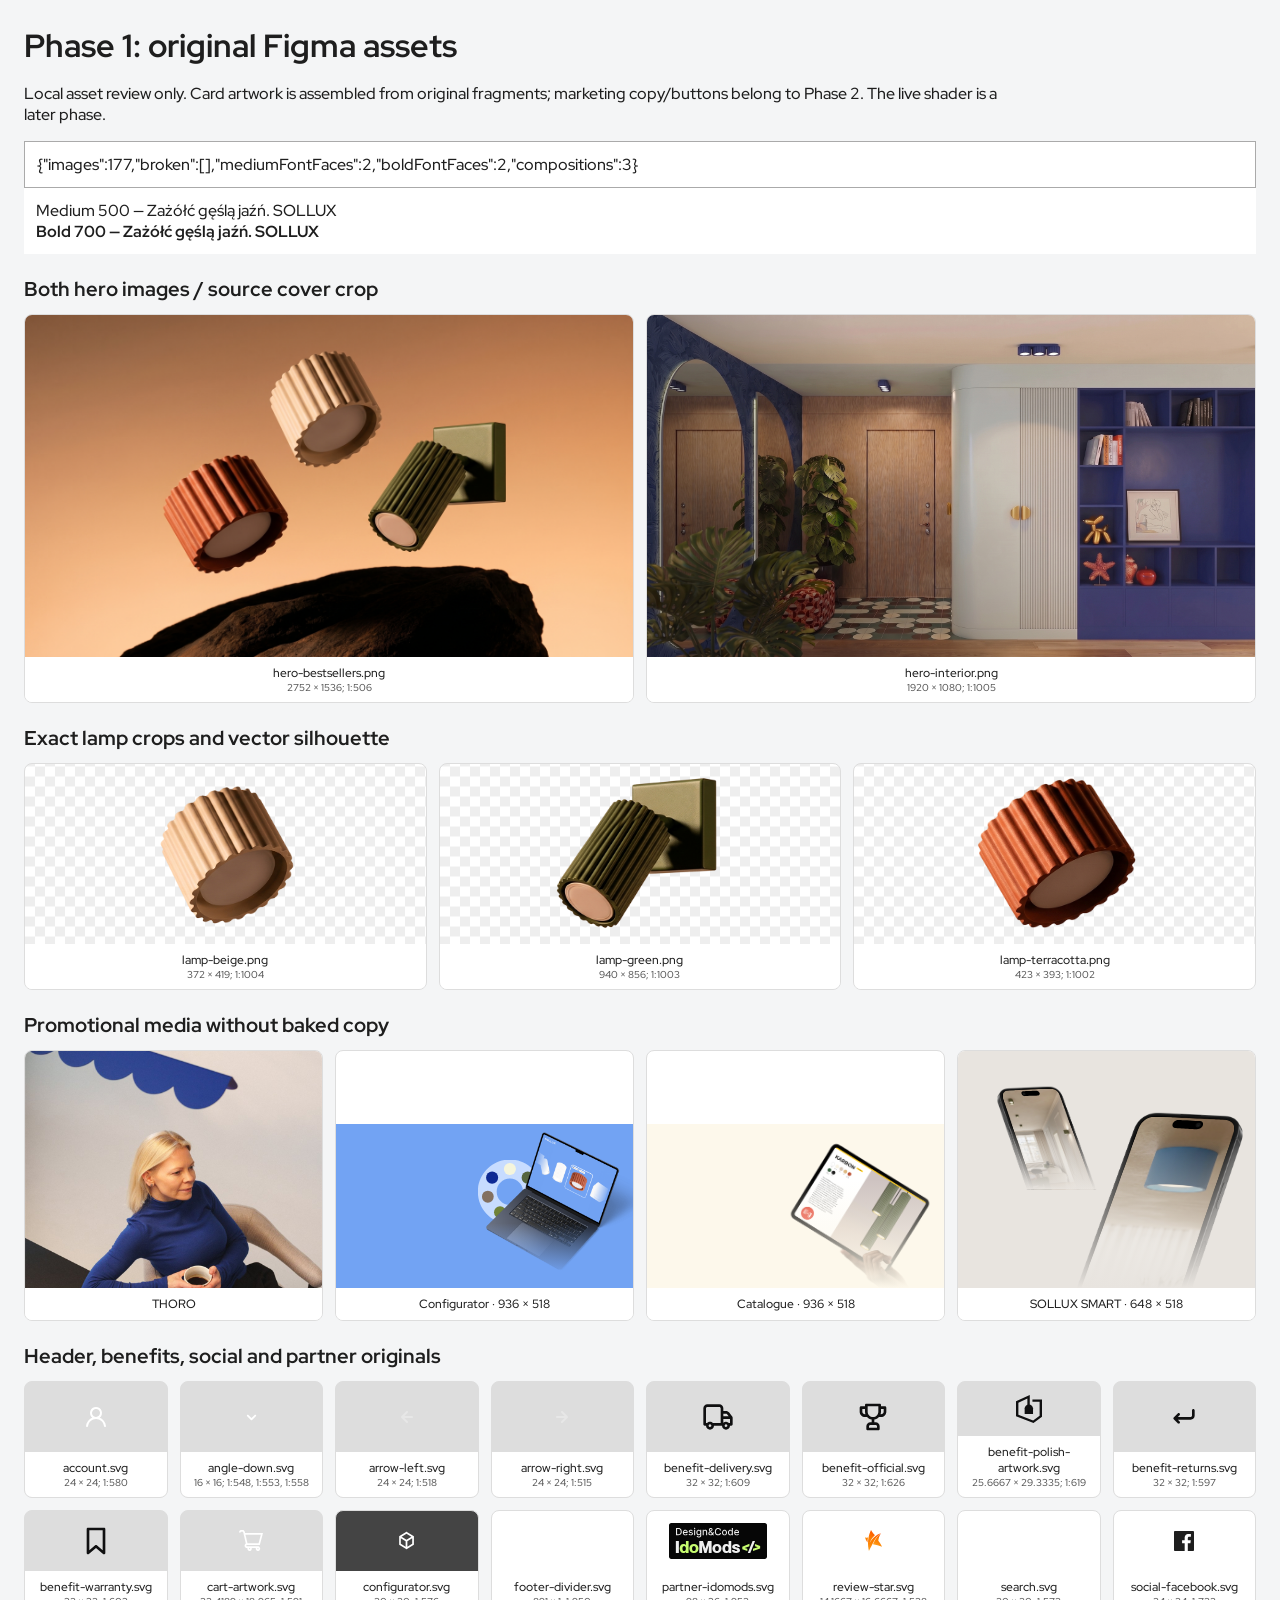
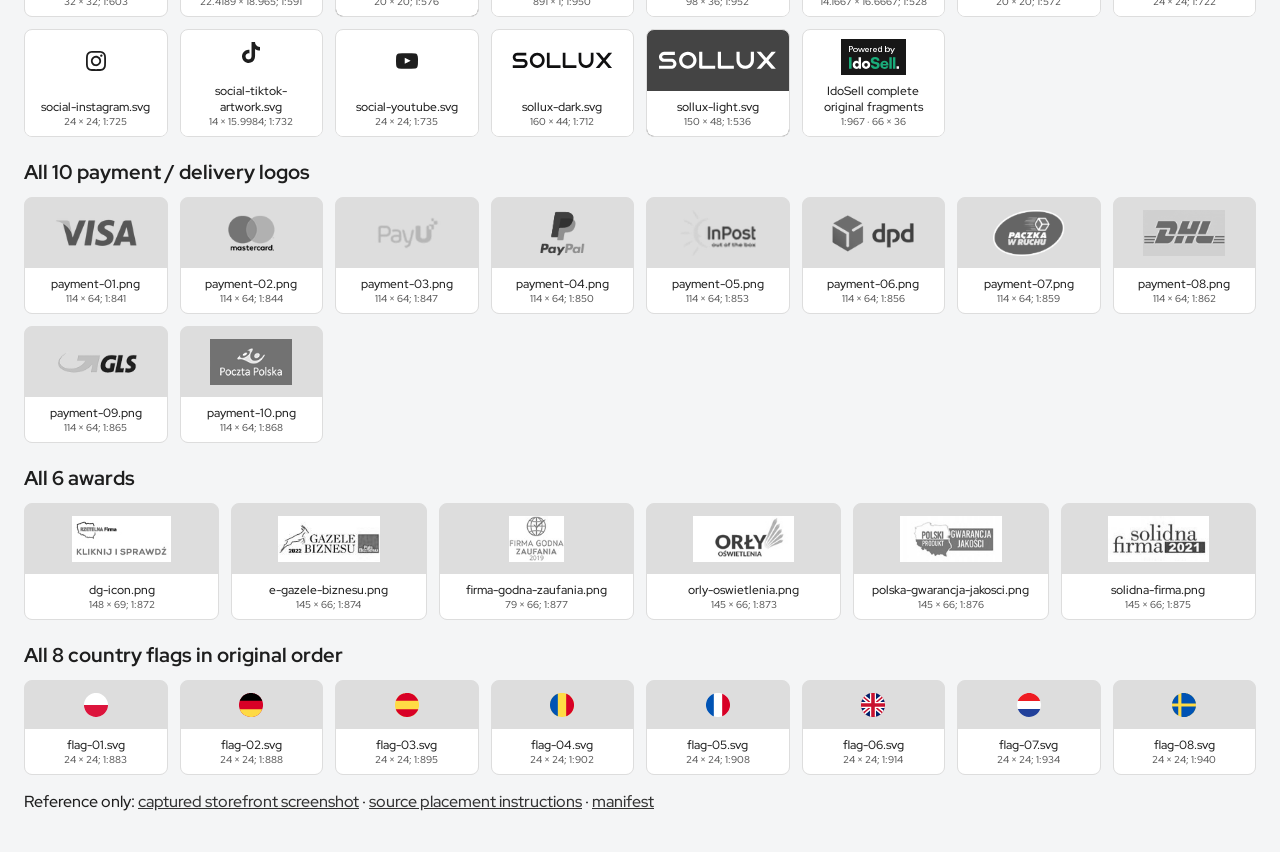
<file: docs/asset-review.html>
<!doctype html><html lang="en"><meta charset="utf-8"><meta name="viewport" content="width=device-width,initial-scale=1"><title>Phase 1 — asset review</title><link rel="stylesheet" href="../assets/fonts/red-hat-display.css"><style>.icons figure.on-dark{background:#444}
*{box-sizing:border-box}body{font-family:'Red Hat Display',sans-serif;background:#f4f5f6;color:#1e1e1e;margin:0;padding:24px}h1{margin:0}p{max-width:90ch}h2{font-size:20px;margin:22px 0 12px}.grid{display:grid;grid-template-columns:repeat(auto-fit,minmax(200px,1fr));gap:12px}figure{background:white;border:1px solid #ddd;border-radius:8px;margin:0;overflow:hidden;display:flex;flex-direction:column;align-items:center;justify-content:flex-end;min-width:0}figure>img{max-width:100%;max-height:135px;width:auto;height:auto;object-fit:contain;margin:auto;padding:12px}.heroes{grid-template-columns:1fr 1fr}.heroes img{padding:0;max-height:none;width:100%;aspect-ratio:16/9;object-fit:cover}.lamps figure{background:repeating-conic-gradient(#eee 0% 25%,#fff 0% 50%) 0/20px 20px}.lamps img{max-height:180px}.icons .grid{grid-template-columns:repeat(auto-fit,minmax(130px,1fr))}.icons figure>img{max-height:70px;min-height:45px}.icons figure:nth-child(-n+10){background-color:#ddd}figcaption{padding:8px;background:#fff;width:100%;font-size:12px;text-align:center;overflow-wrap:anywhere}small{display:block;color:#555;font-size:10px}.stage{width:100%;overflow:hidden;position:relative}.scaled{position:absolute;left:0;top:0;transform-origin:top left}.scaled img{padding:0;margin:0;max-width:none;max-height:none}output{display:block;padding:12px;border:1px solid #aaa;background:#fff}.reference a{color:#333}.proof{padding:12px;background:white}.proof strong{font-weight:700}.proof span{font-weight:500}
</style><h1>Phase 1: original Figma assets</h1><p>Local asset review only. Card artwork is assembled from original fragments; marketing copy/buttons belong to Phase 2. The live shader is a later phase.</p><output id="review-status">Checking local images and fonts…</output><div class="proof"><span>Medium 500 — Zażółć gęślą jaźń. SOLLUX</span><br><strong>Bold 700 — Zażółć gęślą jaźń. SOLLUX</strong></div>
<section><h2>Both hero images / source cover crop</h2><div class="grid heroes"><figure><img src="../assets/images/hero-bestsellers.png" alt="" style="" width="2752" height="1536"><figcaption>hero-bestsellers.png<small>2752 × 1536; 1:506</small></figcaption></figure><figure><img src="../assets/images/hero-interior.png" alt="" style="" width="1920" height="1080"><figcaption>hero-interior.png<small>1920 × 1080; 1:1005</small></figcaption></figure></div></section>
<section class="lamps"><h2>Exact lamp crops and vector silhouette</h2><div class="grid"><figure><img src="../assets/images/lamp-beige.png" alt="" style="" width="372" height="419"><figcaption>lamp-beige.png<small>372 × 419; 1:1004</small></figcaption></figure><figure><img src="../assets/images/lamp-green.png" alt="" style="" width="940" height="856"><figcaption>lamp-green.png<small>940 × 856; 1:1003</small></figcaption></figure><figure><img src="../assets/images/lamp-terracotta.png" alt="" style="" width="423" height="393"><figcaption>lamp-terracotta.png<small>423 × 393; 1:1002</small></figcaption></figure></div></section>
<section><h2>Promotional media without baked copy</h2><div class="grid"><figure><img src="../assets/images/thoro-960.jpg" alt="" style="width:100%;height:auto;max-height:none;padding:0;aspect-ratio:648/518;object-fit:cover" ><figcaption>THORO</figcaption></figure><figure><div class="stage" style="aspect-ratio:936/518"><div id="composition-configurator" class="scaled" data-width="936" style="width:936px;height:518px;background:#72a3f3"><div style="position:absolute;left:413px;top:10px;width:488px;height:464px"><div style="position:absolute;left:33.621px;top:102.151px;width:202.638px;height:202.638px"><img src="../assets/icons/configurator-palette.svg" alt="" style="display:block;width:100%;height:100%;object-fit:fill" ></div><div style="position:absolute;left:116.13000000000001px;top:113.36999999999999px;width:37.72px;height:37.72px;border-radius:50%;background:#f5f5dc"></div><div style="position:absolute;left:171.82px;top:140.2px;width:37.72px;height:37.72px;border-radius:50%;background:#56663e"></div><div style="position:absolute;left:185.57999999999998px;top:200.47000000000003px;width:37.72px;height:37.72px;border-radius:50%;background:#3f4f8b"></div><div style="position:absolute;left:147.04000000000002px;top:248.8px;width:37.72px;height:37.72px;border-radius:50%;background:#beada3"></div><div style="position:absolute;left:85.22px;top:248.8px;width:37.72px;height:37.72px;border-radius:50%;background:#708238"></div><div style="position:absolute;left:46.67px;top:200.47000000000003px;width:37.72px;height:37.72px;border-radius:50%;background:#837060"></div><div style="position:absolute;left:60.44px;top:140.2px;width:37.72px;height:37.72px;border-radius:50%;background:#0e2a94"></div><div style="position:absolute;left:-76.995px;top:-30.002px;width:700.91px;height:524.704px"><img src="../assets/images/configurator-laptop.png" alt="" style="display:block;width:100%;height:100%;object-fit:fill" ></div><div style="position:absolute;left:24px;top:305px;width:464px;height:159px;background:linear-gradient(to bottom,rgba(114,163,243,.01),#72a3f3)"></div></div></div></div><figcaption>Configurator · 936 × 518</figcaption></figure><figure><div class="stage" style="aspect-ratio:936/518"><div id="composition-catalogue" class="scaled" data-width="936" style="width:936px;height:518px;background:#fdf8eb"><div style="position:absolute;left:424px;top:54px;width:488px;height:464px;overflow:hidden"><div style="position:absolute;left:-108px;top:-48px;width:727.568px;height:545.175px"><img src="../assets/images/catalogue-tablet.png" alt="" style="display:block;width:100%;height:100%;object-fit:fill" ></div><div style="position:absolute;left:24px;top:124px;width:464px;height:340px;background:linear-gradient(to bottom,rgba(253,248,235,.01),#fdf8eb)"></div></div></div></div><figcaption>Catalogue · 936 × 518</figcaption></figure><figure><div class="stage" style="aspect-ratio:648/518"><div id="composition-smart" class="scaled" data-width="648" style="width:648px;height:518px;background:#e8e4df"><div style="position:absolute;left:79px;top:72px;width:230px;height:231px;overflow:hidden"><div style="position:absolute;inset:2.6% 0 -25.14% 3.04%"><div style="width:100%;height:100%;transform:scaleX(-1)"><img src="../assets/images/smart-phone-frame.png" alt="" style="display:block;width:100%;height:100%;object-fit:fill" ></div></div><div style="position:absolute;inset:4.59% 2.49% -19.05% 7.98%"><div style="width:100%;height:100%;transform:scaleX(-1)"><img src="../assets/icons/smart-back-device.svg" alt="" style="display:block;width:100%;height:100%;object-fit:fill" ></div></div><div style="position:absolute;inset:4.11% .14% -19.84% 5.76%"><div style="width:100%;height:100%;transform:scaleX(-1);mask-image:url(../assets/icons/smart-back-screen-mask.svg);mask-mode:luminance;mask-repeat:no-repeat;mask-position:5.09px 1.109px;mask-size:205.928px 264.39px"><img src="../assets/images/smart-screen-back.png" alt="" style="display:block;width:100%;height:100%;object-fit:fill" ></div></div><div style="position:absolute;left:0;top:92px;width:230px;height:139px;background:linear-gradient(to bottom,rgba(232,228,223,.01),#e8e4df)"></div></div><div style="position:absolute;left:220px;top:97px;width:419px;height:421px;overflow:hidden"><div style="position:absolute;inset:9.03% 4.27% -21.22% 6.92%"><img src="../assets/images/smart-phone-frame.png" alt="" style="display:block;width:100%;height:100%;object-fit:fill" ></div><div style="position:absolute;inset:10.85% 8.79% -15.64% 9.2%"><img src="../assets/icons/smart-front-device.svg" alt="" style="display:block;width:100%;height:100%;object-fit:fill" ></div><div style="position:absolute;inset:10.41% 6.76% -16.37% 7.05%;mask-image:url(../assets/icons/smart-front-screen-mask.svg);mask-mode:luminance;mask-repeat:no-repeat;mask-position:9.026px 1.85px;mask-size:343.613px 441.165px"><img src="../assets/images/smart-screen-front.png" alt="" style="display:block;width:100%;height:100%;object-fit:fill" ></div><div style="position:absolute;left:15px;top:96px;width:386px;height:325px;background:linear-gradient(to bottom,rgba(232,228,223,.01),#e8e4df)"></div></div></div></div><figcaption>SOLLUX SMART · 648 × 518</figcaption></figure></div></section>
<section class="icons"><h2>Header, benefits, social and partner originals</h2><div class="grid"><figure class="on-dark"><img src="../assets/icons/account.svg" alt="" style="" width="24" height="24"><figcaption>account.svg<small>24 × 24; 1:580</small></figcaption></figure><figure class="on-dark"><img src="../assets/icons/angle-down.svg" alt="" style="" width="16" height="16"><figcaption>angle-down.svg<small>16 × 16; 1:548, 1:553, 1:558</small></figcaption></figure><figure class="on-dark"><img src="../assets/icons/arrow-left.svg" alt="" style="" width="24" height="24"><figcaption>arrow-left.svg<small>24 × 24; 1:518</small></figcaption></figure><figure class="on-dark"><img src="../assets/icons/arrow-right.svg" alt="" style="" width="24" height="24"><figcaption>arrow-right.svg<small>24 × 24; 1:515</small></figcaption></figure><figure><img src="../assets/icons/benefit-delivery.svg" alt="" style="" width="32" height="32"><figcaption>benefit-delivery.svg<small>32 × 32; 1:609</small></figcaption></figure><figure><img src="../assets/icons/benefit-official.svg" alt="" style="" width="32" height="32"><figcaption>benefit-official.svg<small>32 × 32; 1:626</small></figcaption></figure><figure><img src="../assets/icons/benefit-polish-artwork.svg" alt="" style="" width="25.6667" height="29.3335"><figcaption>benefit-polish-artwork.svg<small>25.6667 × 29.3335; 1:619</small></figcaption></figure><figure><img src="../assets/icons/benefit-returns.svg" alt="" style="" width="32" height="32"><figcaption>benefit-returns.svg<small>32 × 32; 1:597</small></figcaption></figure><figure><img src="../assets/icons/benefit-warranty.svg" alt="" style="" width="32" height="32"><figcaption>benefit-warranty.svg<small>32 × 32; 1:603</small></figcaption></figure><figure class="on-dark"><img src="../assets/icons/cart-artwork.svg" alt="" style="" width="22.4189" height="18.965"><figcaption>cart-artwork.svg<small>22.4189 × 18.965; 1:591</small></figcaption></figure><figure class="on-dark"><img src="../assets/icons/configurator.svg" alt="" style="" width="20" height="20"><figcaption>configurator.svg<small>20 × 20; 1:576</small></figcaption></figure><figure><img src="../assets/icons/footer-divider.svg" alt="" style="" width="891" height="1"><figcaption>footer-divider.svg<small>891 × 1; 1:950</small></figcaption></figure><figure><img src="../assets/icons/partner-idomods.svg" alt="" style="" width="98" height="36"><figcaption>partner-idomods.svg<small>98 × 36; 1:952</small></figcaption></figure><figure><img src="../assets/icons/review-star.svg" alt="" style="" width="14.1667" height="16.6667"><figcaption>review-star.svg<small>14.1667 × 16.6667; 1:528</small></figcaption></figure><figure><img src="../assets/icons/search.svg" alt="" style="" width="20" height="20"><figcaption>search.svg<small>20 × 20; 1:572</small></figcaption></figure><figure><img src="../assets/icons/social-facebook.svg" alt="" style="" width="24" height="24"><figcaption>social-facebook.svg<small>24 × 24; 1:722</small></figcaption></figure><figure><img src="../assets/icons/social-instagram.svg" alt="" style="" width="24" height="24"><figcaption>social-instagram.svg<small>24 × 24; 1:725</small></figcaption></figure><figure><img src="../assets/icons/social-tiktok-artwork.svg" alt="" style="" width="14" height="15.9984"><figcaption>social-tiktok-artwork.svg<small>14 × 15.9984; 1:732</small></figcaption></figure><figure><img src="../assets/icons/social-youtube.svg" alt="" style="" width="24" height="24"><figcaption>social-youtube.svg<small>24 × 24; 1:735</small></figcaption></figure><figure><img src="../assets/icons/sollux-dark.svg" alt="" style="" width="160" height="44"><figcaption>sollux-dark.svg<small>160 × 44; 1:712</small></figcaption></figure><figure class="on-dark"><img src="../assets/icons/sollux-light.svg" alt="" style="" width="150" height="48"><figcaption>sollux-light.svg<small>150 × 48; 1:536</small></figcaption></figure><figure><div id="composition-idosell" style="position:relative;width:66px;height:36px;overflow:hidden"><div style="position:absolute;inset:0 -0.28% 0 0.4%"><img src="../assets/icons/partner-idosell-part-01.svg" alt="" style="display:block;width:100%;height:100%;object-fit:fill" ></div><div style="position:absolute;inset:19.76% 81.37% 64.58% 12.55%"><img src="../assets/icons/partner-idosell-part-02.svg" alt="" style="display:block;width:100%;height:100%;object-fit:fill" ></div><div style="position:absolute;inset:22.8% 73.68% 64.38% 19.28%"><img src="../assets/icons/partner-idosell-part-03.svg" alt="" style="display:block;width:100%;height:100%;object-fit:fill" ></div><div style="position:absolute;inset:23.01% 63.26% 64.58% 26.66%"><img src="../assets/icons/partner-idosell-part-04.svg" alt="" style="display:block;width:100%;height:100%;object-fit:fill" ></div><div style="position:absolute;inset:22.8% 56.12% 64.38% 37.08%"><img src="../assets/icons/partner-idosell-part-05.svg" alt="" style="display:block;width:100%;height:100%;object-fit:fill" ></div><div style="position:absolute;inset:22.8% 51.48% 64.58% 45.03%"><img src="../assets/icons/partner-idosell-part-06.svg" alt="" style="display:block;width:100%;height:100%;object-fit:fill" ></div><div style="position:absolute;inset:22.8% 44.09% 64.38% 49.11%"><img src="../assets/icons/partner-idosell-part-07.svg" alt="" style="display:block;width:100%;height:100%;object-fit:fill" ></div><div style="position:absolute;inset:18.75% 36.33% 64.38% 56.58%"><img src="../assets/icons/partner-idosell-part-08.svg" alt="" style="display:block;width:100%;height:100%;object-fit:fill" ></div><div style="position:absolute;inset:18.75% 24.63% 64.38% 68.29%"><img src="../assets/icons/partner-idosell-part-09.svg" alt="" style="display:block;width:100%;height:100%;object-fit:fill" ></div><div style="position:absolute;inset:23.01% 17.26% 58.75% 75.71%"><img src="../assets/icons/partner-idosell-part-10.svg" alt="" style="display:block;width:100%;height:100%;object-fit:fill" ></div><div style="position:absolute;inset:48.75% 11.58% 18.74% 12.55%;mask-image:url(../assets/icons/partner-idosell-wordmark-mask.svg);mask-repeat:no-repeat;mask-position:0 -.002px;mask-size:50.073px 11.7px"><img src="../assets/icons/partner-idosell-wordmark.svg" alt="" style="display:block;width:100%;height:100%;object-fit:fill" ></div></div><figcaption>IdoSell complete original fragments<small>1:967 · 66 × 36</small></figcaption></figure></div></section>
<section class="icons"><h2>All 10 payment / delivery logos</h2><div class="grid"><figure><img src="../assets/images/payments/payment-01.png" alt="" style="" width="114" height="64"><figcaption>payment-01.png<small>114 × 64; 1:841</small></figcaption></figure><figure><img src="../assets/images/payments/payment-02.png" alt="" style="" width="114" height="64"><figcaption>payment-02.png<small>114 × 64; 1:844</small></figcaption></figure><figure><img src="../assets/images/payments/payment-03.png" alt="" style="" width="114" height="64"><figcaption>payment-03.png<small>114 × 64; 1:847</small></figcaption></figure><figure><img src="../assets/images/payments/payment-04.png" alt="" style="" width="114" height="64"><figcaption>payment-04.png<small>114 × 64; 1:850</small></figcaption></figure><figure><img src="../assets/images/payments/payment-05.png" alt="" style="" width="114" height="64"><figcaption>payment-05.png<small>114 × 64; 1:853</small></figcaption></figure><figure><img src="../assets/images/payments/payment-06.png" alt="" style="" width="114" height="64"><figcaption>payment-06.png<small>114 × 64; 1:856</small></figcaption></figure><figure><img src="../assets/images/payments/payment-07.png" alt="" style="" width="114" height="64"><figcaption>payment-07.png<small>114 × 64; 1:859</small></figcaption></figure><figure><img src="../assets/images/payments/payment-08.png" alt="" style="" width="114" height="64"><figcaption>payment-08.png<small>114 × 64; 1:862</small></figcaption></figure><figure><img src="../assets/images/payments/payment-09.png" alt="" style="" width="114" height="64"><figcaption>payment-09.png<small>114 × 64; 1:865</small></figcaption></figure><figure><img src="../assets/images/payments/payment-10.png" alt="" style="" width="114" height="64"><figcaption>payment-10.png<small>114 × 64; 1:868</small></figcaption></figure></div></section>
<section class="icons"><h2>All 6 awards</h2><div class="grid"><figure><img src="../assets/images/awards/dg-icon.png" alt="" style="" width="148" height="69"><figcaption>dg-icon.png<small>148 × 69; 1:872</small></figcaption></figure><figure><img src="../assets/images/awards/e-gazele-biznesu.png" alt="" style="" width="145" height="66"><figcaption>e-gazele-biznesu.png<small>145 × 66; 1:874</small></figcaption></figure><figure><img src="../assets/images/awards/firma-godna-zaufania.png" alt="" style="" width="79" height="66"><figcaption>firma-godna-zaufania.png<small>79 × 66; 1:877</small></figcaption></figure><figure><img src="../assets/images/awards/orly-oswietlenia.png" alt="" style="" width="145" height="66"><figcaption>orly-oswietlenia.png<small>145 × 66; 1:873</small></figcaption></figure><figure><img src="../assets/images/awards/polska-gwarancja-jakosci.png" alt="" style="" width="145" height="66"><figcaption>polska-gwarancja-jakosci.png<small>145 × 66; 1:876</small></figcaption></figure><figure><img src="../assets/images/awards/solidna-firma.png" alt="" style="" width="145" height="66"><figcaption>solidna-firma.png<small>145 × 66; 1:875</small></figcaption></figure></div></section>
<section class="icons"><h2>All 8 country flags in original order</h2><div class="grid"><figure><img src="../assets/icons/flags/flag-01.svg" alt="" style="" width="24" height="24"><figcaption>flag-01.svg<small>24 × 24; 1:883</small></figcaption></figure><figure><img src="../assets/icons/flags/flag-02.svg" alt="" style="" width="24" height="24"><figcaption>flag-02.svg<small>24 × 24; 1:888</small></figcaption></figure><figure><img src="../assets/icons/flags/flag-03.svg" alt="" style="" width="24" height="24"><figcaption>flag-03.svg<small>24 × 24; 1:895</small></figcaption></figure><figure><img src="../assets/icons/flags/flag-04.svg" alt="" style="" width="24" height="24"><figcaption>flag-04.svg<small>24 × 24; 1:902</small></figcaption></figure><figure><img src="../assets/icons/flags/flag-05.svg" alt="" style="" width="24" height="24"><figcaption>flag-05.svg<small>24 × 24; 1:908</small></figcaption></figure><figure><img src="../assets/icons/flags/flag-06.svg" alt="" style="" width="24" height="24"><figcaption>flag-06.svg<small>24 × 24; 1:914</small></figcaption></figure><figure><img src="../assets/icons/flags/flag-07.svg" alt="" style="" width="24" height="24"><figcaption>flag-07.svg<small>24 × 24; 1:934</small></figcaption></figure><figure><img src="../assets/icons/flags/flag-08.svg" alt="" style="" width="24" height="24"><figcaption>flag-08.svg<small>24 × 24; 1:940</small></figcaption></figure></div></section>
<p class="reference">Reference only: <a href="references/landing-page.png">captured storefront screenshot</a> · <a href="references/landing-page.figma.jsx.txt">source placement instructions</a> · <a href="asset-manifest.json">manifest</a></p>
<div hidden id="all-files"><img src="../assets/icons/account.svg" alt="" style="" ><img src="../assets/icons/angle-down.svg" alt="" style="" ><img src="../assets/icons/arrow-left.svg" alt="" style="" ><img src="../assets/icons/arrow-right.svg" alt="" style="" ><img src="../assets/icons/benefit-delivery.svg" alt="" style="" ><img src="../assets/icons/benefit-official.svg" alt="" style="" ><img src="../assets/icons/benefit-polish-artwork.svg" alt="" style="" ><img src="../assets/icons/benefit-polish-mask.svg" alt="" style="" ><img src="../assets/icons/benefit-returns.svg" alt="" style="" ><img src="../assets/icons/benefit-warranty.svg" alt="" style="" ><img src="../assets/icons/cart-artwork.svg" alt="" style="" ><img src="../assets/icons/cart-mask.svg" alt="" style="" ><img src="../assets/icons/configurator-palette.svg" alt="" style="" ><img src="../assets/icons/configurator.svg" alt="" style="" ><img src="../assets/icons/flags/flag-01.svg" alt="" style="" ><img src="../assets/icons/flags/flag-02.svg" alt="" style="" ><img src="../assets/icons/flags/flag-03.svg" alt="" style="" ><img src="../assets/icons/flags/flag-04.svg" alt="" style="" ><img src="../assets/icons/flags/flag-05.svg" alt="" style="" ><img src="../assets/icons/flags/flag-06.svg" alt="" style="" ><img src="../assets/icons/flags/flag-07.svg" alt="" style="" ><img src="../assets/icons/flags/flag-08.svg" alt="" style="" ><img src="../assets/icons/footer-divider.svg" alt="" style="" ><img src="../assets/icons/partner-idomods.svg" alt="" style="" ><img src="../assets/icons/partner-idosell-part-01.svg" alt="" style="" ><img src="../assets/icons/partner-idosell-part-02.svg" alt="" style="" ><img src="../assets/icons/partner-idosell-part-03.svg" alt="" style="" ><img src="../assets/icons/partner-idosell-part-04.svg" alt="" style="" ><img src="../assets/icons/partner-idosell-part-05.svg" alt="" style="" ><img src="../assets/icons/partner-idosell-part-06.svg" alt="" style="" ><img src="../assets/icons/partner-idosell-part-07.svg" alt="" style="" ><img src="../assets/icons/partner-idosell-part-08.svg" alt="" style="" ><img src="../assets/icons/partner-idosell-part-09.svg" alt="" style="" ><img src="../assets/icons/partner-idosell-part-10.svg" alt="" style="" ><img src="../assets/icons/partner-idosell-wordmark-mask.svg" alt="" style="" ><img src="../assets/icons/partner-idosell-wordmark.svg" alt="" style="" ><img src="../assets/icons/review-star.svg" alt="" style="" ><img src="../assets/icons/search.svg" alt="" style="" ><img src="../assets/icons/smart-back-device.svg" alt="" style="" ><img src="../assets/icons/smart-back-screen-mask.svg" alt="" style="" ><img src="../assets/icons/smart-front-device.svg" alt="" style="" ><img src="../assets/icons/smart-front-screen-mask.svg" alt="" style="" ><img src="../assets/icons/social-facebook.svg" alt="" style="" ><img src="../assets/icons/social-instagram.svg" alt="" style="" ><img src="../assets/icons/social-tiktok-artwork.svg" alt="" style="" ><img src="../assets/icons/social-tiktok-mask.svg" alt="" style="" ><img src="../assets/icons/social-youtube.svg" alt="" style="" ><img src="../assets/icons/sollux-dark.svg" alt="" style="" ><img src="../assets/icons/sollux-light.svg" alt="" style="" ><img src="../assets/images/awards/dg-icon.png" alt="" style="" ><img src="../assets/images/awards/e-gazele-biznesu.png" alt="" style="" ><img src="../assets/images/awards/firma-godna-zaufania.png" alt="" style="" ><img src="../assets/images/awards/orly-oswietlenia.png" alt="" style="" ><img src="../assets/images/awards/polska-gwarancja-jakosci.png" alt="" style="" ><img src="../assets/images/awards/solidna-firma.png" alt="" style="" ><img src="../assets/images/catalogue-tablet.png" alt="" style="" ><img src="../assets/images/configurator-laptop.png" alt="" style="" ><img src="../assets/images/hero-bestsellers-1280.jpg" alt="" style="" ><img src="../assets/images/hero-bestsellers-1280.webp" alt="" style="" ><img src="../assets/images/hero-bestsellers-1600.jpg" alt="" style="" ><img src="../assets/images/hero-bestsellers-1600.webp" alt="" style="" ><img src="../assets/images/hero-bestsellers-1920.jpg" alt="" style="" ><img src="../assets/images/hero-bestsellers-1920.webp" alt="" style="" ><img src="../assets/images/hero-bestsellers-480.jpg" alt="" style="" ><img src="../assets/images/hero-bestsellers-480.webp" alt="" style="" ><img src="../assets/images/hero-bestsellers-640.jpg" alt="" style="" ><img src="../assets/images/hero-bestsellers-640.webp" alt="" style="" ><img src="../assets/images/hero-bestsellers-960.jpg" alt="" style="" ><img src="../assets/images/hero-bestsellers-960.webp" alt="" style="" ><img src="../assets/images/hero-bestsellers.png" alt="" style="" ><img src="../assets/images/hero-interior-1280.jpg" alt="" style="" ><img src="../assets/images/hero-interior-1280.webp" alt="" style="" ><img src="../assets/images/hero-interior-1600.jpg" alt="" style="" ><img src="../assets/images/hero-interior-1600.webp" alt="" style="" ><img src="../assets/images/hero-interior-1920.jpg" alt="" style="" ><img src="../assets/images/hero-interior-1920.webp" alt="" style="" ><img src="../assets/images/hero-interior-480.jpg" alt="" style="" ><img src="../assets/images/hero-interior-480.webp" alt="" style="" ><img src="../assets/images/hero-interior-640.jpg" alt="" style="" ><img src="../assets/images/hero-interior-640.webp" alt="" style="" ><img src="../assets/images/hero-interior-960.jpg" alt="" style="" ><img src="../assets/images/hero-interior-960.webp" alt="" style="" ><img src="../assets/images/hero-interior.png" alt="" style="" ><img src="../assets/images/lamp-beige.png" alt="" style="" ><img src="../assets/images/lamp-green.png" alt="" style="" ><img src="../assets/images/lamp-terracotta.png" alt="" style="" ><img src="../assets/images/payments/payment-01.png" alt="" style="" ><img src="../assets/images/payments/payment-02.png" alt="" style="" ><img src="../assets/images/payments/payment-03.png" alt="" style="" ><img src="../assets/images/payments/payment-04.png" alt="" style="" ><img src="../assets/images/payments/payment-05.png" alt="" style="" ><img src="../assets/images/payments/payment-06.png" alt="" style="" ><img src="../assets/images/payments/payment-07.png" alt="" style="" ><img src="../assets/images/payments/payment-08.png" alt="" style="" ><img src="../assets/images/payments/payment-09.png" alt="" style="" ><img src="../assets/images/payments/payment-10.png" alt="" style="" ><img src="../assets/images/smart-phone-frame.png" alt="" style="" ><img src="../assets/images/smart-screen-back.png" alt="" style="" ><img src="../assets/images/smart-screen-front.png" alt="" style="" ><img src="../assets/images/thoro-480.jpg" alt="" style="" ><img src="../assets/images/thoro-480.webp" alt="" style="" ><img src="../assets/images/thoro-640.jpg" alt="" style="" ><img src="../assets/images/thoro-640.webp" alt="" style="" ><img src="../assets/images/thoro-960.jpg" alt="" style="" ><img src="../assets/images/thoro-960.webp" alt="" style="" ><img src="../assets/images/thoro.png" alt="" style="" ></div>
<script>
const stages=[...document.querySelectorAll('.scaled')];function resize(){for(const stage of stages)stage.style.transform='scale('+stage.parentElement.clientWidth/Number(stage.dataset.width)+')'}resize();addEventListener('resize',resize);
addEventListener('load',async()=>{const images=[...document.images];const broken=images.filter(image=>!image.complete||!image.naturalWidth).map(image=>image.getAttribute('src'));const medium=await document.fonts.load('500 20px "Red Hat Display"','Zażółć gęślą jaźń');const bold=await document.fonts.load('700 20px "Red Hat Display"','Zażółć gęślą jaźń');await document.fonts.ready;const report={images:images.length,broken,mediumFontFaces:medium.length,boldFontFaces:bold.length,compositions:stages.length};document.getElementById('review-status').textContent=JSON.stringify(report);document.documentElement.dataset.review=broken.length||!medium.length||!bold.length?'failed':'passed'});
</script></html>
</file>
<file: assets/fonts/red-hat-display.css>
/* latin-ext */
@font-face {
  font-family: 'Red Hat Display';
  font-style: normal;
  font-weight: 500;
  font-display: swap;
  src: url(./red-hat-display-latin-ext.woff2) format('woff2');
  unicode-range: U+0100-02BA, U+02BD-02C5, U+02C7-02CC, U+02CE-02D7, U+02DD-02FF, U+0304, U+0308, U+0329, U+1D00-1DBF, U+1E00-1E9F, U+1EF2-1EFF, U+2020, U+20A0-20AB, U+20AD-20C4, U+2113, U+2C60-2C7F, U+A720-A7FF;
}
/* latin */
@font-face {
  font-family: 'Red Hat Display';
  font-style: normal;
  font-weight: 500;
  font-display: swap;
  src: url(./red-hat-display-latin.woff2) format('woff2');
  unicode-range: U+0000-00FF, U+0131, U+0152-0153, U+02BB-02BC, U+02C6, U+02DA, U+02DC, U+0304, U+0308, U+0329, U+2000-206F, U+20AC, U+2122, U+2191, U+2193, U+2212, U+2215, U+FEFF, U+FFFD;
}
/* latin-ext */
@font-face {
  font-family: 'Red Hat Display';
  font-style: normal;
  font-weight: 700;
  font-display: swap;
  src: url(./red-hat-display-latin-ext.woff2) format('woff2');
  unicode-range: U+0100-02BA, U+02BD-02C5, U+02C7-02CC, U+02CE-02D7, U+02DD-02FF, U+0304, U+0308, U+0329, U+1D00-1DBF, U+1E00-1E9F, U+1EF2-1EFF, U+2020, U+20A0-20AB, U+20AD-20C4, U+2113, U+2C60-2C7F, U+A720-A7FF;
}
/* latin */
@font-face {
  font-family: 'Red Hat Display';
  font-style: normal;
  font-weight: 700;
  font-display: swap;
  src: url(./red-hat-display-latin.woff2) format('woff2');
  unicode-range: U+0000-00FF, U+0131, U+0152-0153, U+02BB-02BC, U+02C6, U+02DA, U+02DC, U+0304, U+0308, U+0329, U+2000-206F, U+20AC, U+2122, U+2191, U+2193, U+2212, U+2215, U+FEFF, U+FFFD;
}
</file>
<file: styles/site.min.css>
@font-face{font-family:'Red Hat Display';font-style:normal;font-weight:500;font-display:swap;src:url(../assets/fonts/red-hat-display-latin-ext.woff2) format('woff2');unicode-range:U+0100-02BA,U+02BD-02C5,U+02C7-02CC,U+02CE-02D7,U+02DD-02FF,U+0304,U+0308,U+0329,U+1D00-1DBF,U+1E00-1E9F,U+1EF2-1EFF,U+2020,U+20A0-20AB,U+20AD-20C4,U+2113,U+2C60-2C7F,U+A720-A7FF} @font-face{font-family:'Red Hat Display';font-style:normal;font-weight:500;font-display:swap;src:url(../assets/fonts/red-hat-display-latin.woff2) format('woff2');unicode-range:U+0000-00FF,U+0131,U+0152-0153,U+02BB-02BC,U+02C6,U+02DA,U+02DC,U+0304,U+0308,U+0329,U+2000-206F,U+20AC,U+2122,U+2191,U+2193,U+2212,U+2215,U+FEFF,U+FFFD} @font-face{font-family:'Red Hat Display';font-style:normal;font-weight:700;font-display:swap;src:url(../assets/fonts/red-hat-display-latin-ext.woff2) format('woff2');unicode-range:U+0100-02BA,U+02BD-02C5,U+02C7-02CC,U+02CE-02D7,U+02DD-02FF,U+0304,U+0308,U+0329,U+1D00-1DBF,U+1E00-1E9F,U+1EF2-1EFF,U+2020,U+20A0-20AB,U+20AD-20C4,U+2113,U+2C60-2C7F,U+A720-A7FF} @font-face{font-family:'Red Hat Display';font-style:normal;font-weight:700;font-display:swap;src:url(../assets/fonts/red-hat-display-latin.woff2) format('woff2');unicode-range:U+0000-00FF,U+0131,U+0152-0153,U+02BB-02BC,U+02C6,U+02DA,U+02DC,U+0304,U+0308,U+0329,U+2000-206F,U+20AC,U+2122,U+2191,U+2193,U+2212,U+2215,U+FEFF,U+FFFD}:root{--color-yellow:#f2bf25;--color-ink:#101011;--color-text:#1e1e1e;--color-hover:#4a4a4a;--color-border:#e7e7e7;--color-blue:#72a3f3;--color-cream:#fdf8eb;--color-neutral:#e8e4df;--content-max:100rem;--gutter:1rem;--radius-card:1.5rem;--font-family:'Red Hat Display',Arial,sans-serif;--motion-button:200ms;--motion-header:250ms;--motion-card:500ms;--motion-crossfade:600ms;--motion-image:800ms;--motion-lamp:650ms;--motion-cycle:3000ms;--ease-standard:cubic-bezier(0.4,0,0.2,1)}@media (min-width:700px){:root{--gutter:1.5rem}}@media (min-width:1200px){:root{--gutter:3rem}} *,*::before,*::after{box-sizing:border-box}[hidden]{display:none !important}html{color-scheme:light}body{margin:0;background:white;color:var(--color-text);font-family:var(--font-family);font-weight:500}h1,h2,h3,p{margin:0}ul{margin:0;padding:0;list-style:none}a{color:inherit;text-decoration:none}button,input{font:inherit;color:inherit}button{cursor:pointer}img{display:block;max-width:100%}button,input,summary,a{-webkit-tap-highlight-color:transparent}main:focus{outline:none}.container{width:min(var(--content-max),calc(100% - var(--gutter) * 2));margin-inline:auto}.visually-hidden{position:absolute;width:1px;height:1px;margin:-1px;padding:0;overflow:hidden;clip-path:inset(50%);white-space:nowrap;border:0}.skip-link{position:fixed;z-index:10;top:1rem;left:1rem;padding:1rem;background:white;color:var(--color-ink);transform:translateY(-200%)}.skip-link:focus{transform:translateY(0)}.icon{display:inline-flex;width:24px;height:24px;flex:none;align-items:center;justify-content:center}.icon img{width:auto;height:auto;max-height:100%}.button{display:inline-flex;align-items:center;justify-content:center;width:fit-content;max-width:100%;padding:16px 24px;border-radius:100px;font-size:16px;font-weight:700;line-height:1.2;text-align:center}.button-yellow{color:var(--color-text);background:var(--color-yellow)}.button-dark{color:white;background:var(--color-ink)}.animation-toggle{min-height:44px;border:1px solid;border-radius:100px;color:white}.animation-toggle:disabled{cursor:default}.asset-picture{display:block;width:100%;height:100%} .site-header{min-height:84px;padding-block:16px;background:transparent} .js .site-header{position:absolute;top:0;left:0;z-index:2;width:100%}.header-inner{display:flex;align-items:center;justify-content:space-between;flex-wrap:wrap;gap:16px}.brand{display:block;flex:none;width:120px}.brand img{width:100%;height:auto}.brand-light{display:none}.header-actions{display:flex;align-items:center;gap:8px}.utility-link,.social-link{display:inline-flex;align-items:center;justify-content:center;width:48px;height:48px;flex:none;border-radius:50%}.header-actions .icon,.search-form .icon{width:20px;height:20px}.header-actions .icon img,.cart-icon img,.search-form .icon img{filter:brightness(0)}.cart-icon{display:flex;align-items:center;justify-content:center;width:24px;height:24px;mask-image:url(../assets/icons/cart-mask.svg);mask-repeat:no-repeat;mask-position:center;mask-size:100% 100%}.cart-icon img{width:auto;height:auto}.configurator-link{display:none;align-items:center;gap:9px;padding:11px 16px;border-radius:100px;font-size:13px;font-weight:700;line-height:1.1;white-space:nowrap}.primary-nav{order:3;width:100%}.primary-nav ul{display:flex;flex-wrap:wrap;align-items:center;gap:8px 20px}.primary-nav a,.primary-nav .unresolved-label{display:inline-flex;align-items:center;min-height:40px;gap:4px;font-size:14px;font-weight:700;line-height:1.2}.primary-nav .icon{width:16px;height:16px}.primary-nav .icon img{filter:brightness(0)}.search-form{order:4;display:flex;flex:1 0 100%;align-items:center;border:1px solid var(--color-border);border-radius:100px;padding-inline:20px 8px}.search-form input{min-width:0;width:100%;height:48px;padding:0;border:0;background:transparent;font-size:14px;font-weight:700}.search-form input::placeholder{color:inherit;opacity:1}.search-form button{display:flex;flex:none;align-items:center;justify-content:center;width:40px;height:40px;border:0;background:transparent;border-radius:50%}.search-form input:focus-visible{outline:none}.search-form:has(input:focus-visible){outline:2px solid var(--color-ink);outline-offset:2px;box-shadow:0 0 0 4px white}.unresolved-label{cursor:default} .hero{position:relative;display:flex;flex-direction:column;background:#a86b43;color:white}.hero-image{display:block;width:100%;aspect-ratio:16 / 9}.hero-image img{width:100%;height:100%;object-fit:cover;object-position:center}.hero-content{position:relative;padding-block:32px 40px}.hero-eyebrow{margin-bottom:16px;font-size:16px;line-height:1.2}.hero h1{margin-bottom:32px;font-size:clamp(32px,4vw,56px);line-height:1;font-weight:700}.hero-arrow,.hero-progress{display:none}.review-badge{display:flex;align-items:center;align-self:flex-start;gap:12px;margin:0 var(--gutter) 24px;border-radius:100px;padding:12px 24px;background:rgb(16 16 17 / 40%);font-size:13px;line-height:1.1}.review-badge strong{font-size:21px}.review-badge .icon{width:20px;height:20px;margin-left:-10px} .showcase{padding-block:48px}.benefits{display:grid;grid-template-columns:minmax(0,1fr);gap:24px;margin-bottom:40px}.benefit{display:flex;align-items:flex-start;gap:20px;padding:8px}.benefit .benefit-icon{width:32px;height:32px}.benefit h3{margin-bottom:8px;color:var(--color-ink);font-size:18px;line-height:1.1}.benefit p{font-size:14px;line-height:1.2}.polish-icon{position:relative;display:block;flex:none}.polish-icon img{position:absolute;top:4.17%;left:9.9%;width:80.2%;height:auto;mask-image:url(../assets/icons/benefit-polish-mask.svg);mask-repeat:no-repeat;mask-size:100% 100%}.promo-grid,.promo-row{display:grid;grid-template-columns:minmax(0,1fr);gap:16px;min-width:0}.promo-card{position:relative;display:flex;align-items:flex-end;min-width:0;min-height:420px;overflow:hidden;border-radius:var(--radius-card);isolation:isolate}.card-thoro{color:white;background:#7f8584}.card-configurator{color:white;background:var(--color-blue)}.card-catalogue{color:var(--color-ink);background:var(--color-cream)}.card-smart{color:var(--color-ink);background:var(--color-neutral)}.card-media{position:absolute;inset:0;z-index:-1;overflow:hidden;pointer-events:none}.promo-card:not(.card-thoro){flex-direction:column;align-items:stretch}.promo-card:not(.card-thoro) .card-media{position:relative;inset:auto;z-index:auto;flex:none;width:100%;aspect-ratio:936 / 360}.promo-card.card-smart .card-media{aspect-ratio:648 / 330}.promo-card:not(.card-thoro) .card-copy{margin-top:auto}.card-thoro .card-media::after{content:'';position:absolute;inset:50% 0 0;background:linear-gradient(transparent,rgb(0 0 0 / 15%))}.card-thoro picture,.card-thoro picture img{width:100%;height:100%}.card-thoro picture img{object-fit:cover}.card-copy{width:100%;padding:28px}.eyebrow{margin-bottom:12px;font-size:18px;font-weight:700;line-height:1.1}.card-copy h3{margin-bottom:24px;font-size:clamp(25px,2vw,32px);line-height:1.1}.desktop-break{display:none}.artboard{position:absolute;top:0;left:0;width:100%}.artboard-wide{aspect-ratio:936 / 518}.artboard-narrow{aspect-ratio:648 / 518}.art-box{position:absolute}.art-image{width:100%;height:100%;max-width:none;object-fit:fill}.mirrored{width:100%;height:100%;transform:scaleX(-1)}.screen-mask{width:100%;height:100%;mask-repeat:no-repeat;mask-mode:luminance} .light-section{position:relative;display:grid;place-items:center;min-height:480px;padding:72px 24px;isolation:isolate;overflow:hidden;background:var(--color-ink);color:white;text-align:center}.light-background{position:absolute;z-index:-1;inset:0;background:linear-gradient(#101011 0%,rgb(16 16 17 / 99%) 16%,transparent 72%),radial-gradient(ellipse at 31% 103%,#b49624 0,#75611b 23%,transparent 49%),conic-gradient(from 217deg at 69% 111%,#9c8020,#18170f 14deg,#8f7621 33deg,#282515 46deg,#a18421 68deg,#16160f 88deg,#856e1e 109deg,#101011 137deg)}.light-background::after{content:'';position:absolute;inset:-6%;background:linear-gradient(42deg,transparent 12%,rgb(6 7 7 / 72%) 20%,transparent 26%,transparent 55%,rgb(6 7 7 / 75%) 61%,transparent 68%);filter:blur(18px)}.light-content{position:relative;max-width:760px}.light-content h2{margin-bottom:32px;font-size:clamp(30px,3vw,48px);line-height:1.1}.light-content p{margin-top:32px;font-size:16px;line-height:1.2}.light-canvas{position:absolute;inset:0;width:100%;height:100%;display:none;pointer-events:none}.shader-ready .light-canvas{display:block}.shader-ready .light-background::after{inset:0;filter:none;background:linear-gradient(transparent 20%,rgb(16 16 17 / 30%) 48%,transparent 85%)}.light-pause{position:absolute;right:var(--gutter);bottom:16px;max-width:calc(100% - 2 * var(--gutter));padding:10px 16px;border-color:rgb(255 255 255 / 55%);background:#101011;font-size:13px}.light-section:is(a,button):focus-visible{outline:3px solid white;outline-offset:4px} .footer-top{display:grid;gap:40px;padding-block:48px}.footer-brand{width:198px}.footer-brand > a{display:block;width:160px;margin-inline:auto}.footer-brand > a img{height:auto}.socials{display:flex;gap:2px;margin-top:8px}.tiktok-icon{display:inline-flex;align-items:center;justify-content:center;width:24px;height:24px}.tiktok-icon img{mask-image:url(../assets/icons/social-tiktok-mask.svg);mask-size:100% 100%;mask-repeat:no-repeat}.footer-links{display:grid;grid-template-columns:minmax(0,1fr);gap:32px}.site-footer h2{font-size:13px;line-height:1.1;font-weight:700}.footer-group h2{margin-bottom:24px}.footer-group li{font-size:13px;line-height:1.1;overflow-wrap:anywhere}.footer-group li + li{margin-top:14px}.footer-group a,.footer-group .unresolved-label,.cookie-settings summary{display:inline-block;padding-block:2px}.footer-group a:hover,.shop-contact a:hover{text-decoration:underline;text-underline-offset:4px}.cookie-settings summary{cursor:pointer;list-style:none}.cookie-settings summary::-webkit-details-marker{display:none}.cookie-copy{max-width:230px;margin-top:8px;padding:12px;border:1px solid var(--color-border);border-radius:8px;line-height:1.5}.cookie-copy p + p{margin-top:8px}.cookie-copy a{text-decoration:underline}.footer-bottom{display:grid;border-top:1px solid var(--color-border)}.footer-panel{padding-block:32px}.footer-panel + .footer-panel{border-top:1px solid var(--color-border)}.footer-panel h2{margin-bottom:24px}.payment-logos{display:flex;flex-wrap:wrap;align-content:center;gap:8px;max-width:317px}.payment-logos li{padding:6px 7px;border-radius:4px}.payment-logos img{width:43px;height:24px;object-fit:cover}.award-logos{display:flex;flex-wrap:wrap;align-items:flex-start;gap:3px;max-width:294px}.award-logos li{flex:none}.award-logos img{width:96px;height:auto}.award-logos li:nth-child(3) img{width:94px}.award-logos li:last-child img{width:51px}.country-flags{display:flex;flex-wrap:wrap;gap:8px}.country-link{display:flex;align-items:center;justify-content:center;width:32px;height:32px;border-radius:50%}.country-link img{width:24px;height:24px;border-radius:50%}.footer-caption{padding-block:32px;font-size:12px;line-height:1.1}.vat-row{display:flex;flex-wrap:wrap;align-items:center;gap:24px 32px;margin-bottom:8px}.caption-rule{display:none;flex:1;min-width:20px;height:1px;overflow:hidden}.caption-rule img{width:100%;height:1px}.partner-marks{display:flex;align-items:center;gap:8px}.partner-marks > img{flex:none;width:98px;height:36px}.idosell-mark{position:relative;display:block;flex:none;width:66px;height:36px;overflow:hidden}.shop-contact{display:flex;flex-wrap:wrap;align-items:center;gap:12px 24px;font-style:normal;overflow-wrap:anywhere}.opening-hours{display:inline-block;margin-left:16px} @media (min-width:600px){.configurator-link{display:inline-flex}.brand{width:150px}.benefits{grid-template-columns:repeat(2,minmax(0,1fr))}.footer-links{grid-template-columns:repeat(2,minmax(0,1fr))}}@media (min-width:700px){.promo-row{grid-template-columns:repeat(2,minmax(0,1fr))}.showcase{padding-block:64px}.promo-card{min-height:440px}.footer-links{grid-template-columns:repeat(3,minmax(0,1fr))}}@media (min-width:900px){.hero{height:100vh;height:100dvh;min-height:0;max-height:none;justify-content:center}.hero-image{position:absolute;inset:0;height:100%;aspect-ratio:auto}.hero-content{padding:64px 72px}.review-badge{position:absolute;right:32px;bottom:32px;margin:0}.benefits{grid-template-columns:repeat(3,minmax(0,1fr))}.light-section{min-height:600px}.footer-bottom{grid-template-columns:repeat(3,minmax(0,1fr));gap:32px;padding-bottom:16px}.footer-panel{min-height:191px;padding:32px}.footer-panel:first-child{padding-left:0}.footer-panel + .footer-panel{border-top:0}.footer-panel:not(:last-child){border-right:1px solid var(--color-border)}.footer-panel:last-child{padding-right:0}.caption-rule{display:block}}@media (min-width:1200px){.showcase{padding-block:86px}.benefits{grid-template-columns:repeat(5,minmax(0,1fr));gap:32px;margin-bottom:64px}.benefit{flex-direction:column;gap:24px;padding:16px}.benefit h3{font-size:21px} .promo-row{grid-template-columns:minmax(0,648fr) minmax(0,936fr)}.promo-row-reversed{grid-template-columns:minmax(0,936fr) minmax(0,648fr)}.promo-card{min-height:518px}.promo-card:not(.card-thoro){flex-direction:row;align-items:flex-end}.promo-card:not(.card-thoro) .card-media{position:absolute;inset:0;z-index:-1;aspect-ratio:auto}.promo-card:not(.card-thoro) .card-copy{margin-top:0}.card-copy{padding:48px}.eyebrow{font-size:21px}.light-section{height:43.489583vw;min-height:650px;max-height:835px}.desktop-break{display:initial}.footer-top{padding-block:96px 64px;min-height:380px}.footer-links{grid-template-columns:repeat(5,minmax(0,1fr))}.footer-group{min-width:0}.footer-group a,.footer-group .unresolved-label,.cookie-settings summary{padding:0}.cookie-copy{white-space:normal}.vat-row{flex-wrap:nowrap}}@media (min-width:1600px){.hero-content{padding-inline:0}.footer-top{grid-template-columns:198px max-content;justify-content:space-between;gap:48px}.footer-links{display:flex;gap:96px}.site-header{position:absolute;top:0;left:0;z-index:2;width:100%;color:white;background:transparent}.header-inner{flex-wrap:nowrap;gap:32px}.brand-light{display:block}.brand-dark{display:none}.primary-nav{order:initial;width:auto;flex:none;margin-left:32px}.primary-nav ul{flex-wrap:nowrap;gap:32px}.primary-nav .icon img,.header-actions .icon img,.cart-icon img,.search-form .icon img{filter:brightness(0) invert(1)}.search-form{order:initial;flex:1;min-width:140px;margin-inline:32px}.review-badge{right:72px}} .menu-toggle{align-items:center;justify-content:center;width:44px;height:44px;padding:10px;border:0;border-radius:100px;background:white}.menu-toggle img{width:24px;height:24px;max-width:none}.menu-toggle .menu-icon-close,.menu-toggle[aria-expanded="true"] .menu-icon-open{display:none}.menu-toggle[aria-expanded="true"] .menu-icon-close{display:block}.menu-toggle:focus-visible,.navigation-enhanced .primary-nav a:focus-visible{outline:3px solid #1762b2;outline-offset:3px}.navigation-enhanced .menu-toggle:not([hidden]){display:inline-flex}.lamp-regions{position:absolute;overflow:hidden;pointer-events:none}@media (max-width:1599px){ .site-header.navigation-enhanced{position:absolute;top:0;left:0;z-index:2;width:100%;background:transparent}.site-header.navigation-enhanced:not(.navigation-open){color:white}.navigation-enhanced:not(.navigation-open) .brand-light{display:block}.navigation-enhanced:not(.navigation-open) .brand-dark{display:none}.navigation-enhanced:not(.navigation-open) .header-actions .icon img,.navigation-enhanced:not(.navigation-open) .cart-icon img,.navigation-enhanced:not(.navigation-open) .search-form .icon img,.navigation-enhanced:not(.navigation-open) .menu-toggle img{filter:brightness(0) invert(1)}.navigation-enhanced .menu-toggle{background:transparent}.navigation-enhanced .header-inner{display:grid;grid-template-columns:auto 1fr auto;gap:12px 8px}.navigation-enhanced .brand{grid-column:1;grid-row:1}.navigation-enhanced .menu-toggle{grid-column:3;grid-row:1;justify-self:end}.navigation-enhanced .header-actions{grid-column:2;grid-row:1;justify-self:end}.navigation-enhanced .primary-nav{grid-column:1 / -1;grid-row:2;padding-block:12px;border-block:1px solid var(--color-border)}.navigation-enhanced .search-form{grid-column:1 / -1;grid-row:3}.navigation-enhanced .primary-nav ul{display:grid;grid-template-columns:repeat(2,minmax(0,1fr));gap:4px 16px}.navigation-enhanced .primary-nav:is(a,.unresolved-label){min-height:44px}}@media (max-width:599px){.navigation-enhanced .brand{width:96px}.navigation-enhanced .header-actions{gap:0}.navigation-enhanced .utility-link{width:40px;height:44px}}@media (min-width:900px) and (max-width:1599px){.navigation-enhanced .header-inner{grid-template-columns:auto minmax(160px,1fr) auto auto;gap:16px}.navigation-enhanced .search-form{grid-column:2;grid-row:1}.navigation-enhanced .header-actions{grid-column:3}.navigation-enhanced .menu-toggle{grid-column:4}.navigation-enhanced .primary-nav ul{grid-template-columns:repeat(3,minmax(0,1fr))}}@media (min-width:1600px) and (max-width:1799px){.header-inner{gap:16px}.primary-nav{margin-left:0}.primary-nav ul{gap:20px}.search-form{margin-inline:8px}.header-actions{gap:4px}} .header-face{display:inline-grid;align-items:center}.header-face > span{grid-area:1 / 1;display:inline-flex;align-items:center;gap:4px}.header-face .header-face-dark,.search-dark-text{display:none}.search-field{position:relative;display:block;width:100%;min-width:0}.site-header.header-motion{--header-active:0;isolation:isolate;color:white;background:transparent}.header-motion::before{content:'';position:absolute;z-index:-1;inset:0;background:white;opacity:var(--header-active);transition:opacity var(--motion-header) var(--ease-standard)}.header-motion .header-face-dark{display:inline-flex;color:var(--color-ink);opacity:var(--header-active)}.header-motion .header-face-light{color:white;opacity:calc(1 - var(--header-active))}.header-motion .header-face > span,.header-motion .brand img,.header-motion .search-dark-text{transition:opacity var(--motion-header) var(--ease-standard)}.header-motion .brand{display:grid}.site-header.header-motion .brand img{display:block;grid-area:1 / 1}.header-motion .brand-light{opacity:calc(1 - var(--header-active))}.header-motion .brand-dark{opacity:var(--header-active)}.site-header.header-motion .header-face-light img{filter:brightness(0) invert(1)}.site-header.header-motion .header-face-dark img{filter:brightness(0)}.header-motion .configurator-link .header-face > span{gap:9px}.header-motion .search-dark-text{display:flex;align-items:center;position:absolute;inset:0;overflow:hidden;white-space:pre;pointer-events:none;color:var(--color-ink);font-size:14px;font-weight:700;opacity:var(--header-active)}.header-motion input{color:white;caret-color:#777}.header-motion input::-webkit-search-cancel-button{display:none} @media (max-width:1599px){.site-header.header-motion.navigation-open{--header-active:1}.site-header.header-motion:not(.navigation-open){pointer-events:none}.header-motion:not(.navigation-open) .header-inner > *{pointer-events:auto}}@media (max-width:899px){.header-motion:not(.navigation-open) .search-form{position:absolute;top:72px;left:var(--gutter);width:calc(100% - var(--gutter) * 2)}}@media (min-width:1600px){.site-header.header-motion:focus-within{--header-active:1}}@media (min-width:1600px) and (hover:hover) and (pointer:fine){.site-header.header-motion:hover{--header-active:1}}:root{--hero-viewport-height:100vh}@supports (height:100dvh){:root{--hero-viewport-height:100dvh}}.js .hero{height:var(--hero-viewport-height);min-height:0;max-height:none}.js .hero > .hero-image{position:absolute;inset:0;width:100%;height:100%;aspect-ratio:auto}.hero-slide{overflow:hidden}.hero-slide-secondary{pointer-events:none;opacity:0}.carousel-ready::after{content:'';position:absolute;inset:0;pointer-events:none;background:linear-gradient(90deg,rgb(0 0 0 / 26%),transparent 65%)}.hero-content,.hero-arrow,.hero-controls,.review-badge{z-index:1}.hero-content{pointer-events:none}.hero-content a{pointer-events:auto}.carousel-ready .hero-arrow{display:flex;align-items:center;justify-content:center;position:static;width:44px;height:44px;padding:0;border:0;border-radius:50%;color:white;background:rgb(16 16 17 / 60%)}.hero-arrow-left{left:12px}.hero-arrow-right{right:12px}.hero-arrow .icon img{filter:brightness(0) invert(1)}.hero-controls{position:relative;display:grid;grid-template-columns:44px minmax(0,1fr) 44px;align-items:center;justify-items:center;gap:8px;padding:0 var(--gutter) 16px}.hero-controls .hero-progress{position:static;display:flex;align-items:center;gap:4px;transform:none}.hero-progress button{position:relative;display:grid;align-items:center;width:64px;height:44px;padding:0;border:0;background:transparent}.hero-progress button::before,.hero-progress button span{content:'';grid-area:1 / 1;width:64px;height:2px;background:rgb(255 255 255 / 65%)}.hero-progress button span{background:var(--color-yellow);transform:scaleX(0);transform-origin:left}.hero-progress button[aria-current]::before{background:white}.hero-pause{grid-column:2;padding:8px 16px;border-color:rgb(255 255 255 / 65%);background:rgb(16 16 17 / 60%);font-size:12px}.hero button:focus-visible,.promo-card a:focus-visible{outline:3px solid var(--color-yellow);outline-offset:4px}.lamp-regions{z-index:1}.lamp-regions > button{position:absolute;min-width:44px;min-height:44px;padding:0;pointer-events:auto;border:0;border-radius:0;background:transparent;transform:scale(1);transition:transform var(--motion-card) ease-out}.lamp-regions > button img{display:block;width:100%;height:100%;max-width:none;pointer-events:none;opacity:0}.lamp-regions > .lamp-ready img{opacity:1}.lamp-regions > .lamp-ready:focus-visible{transform:scale(1.1)}@media (hover:hover) and (pointer:fine){.lamp-regions > .lamp-ready:hover{transform:scale(1.1)}} .lamp-regions > [data-lamp="beige"]{--light-x:58.6%;--light-y:65.4%;--light-width:80%;--light-height:38%;--light-angle:-32deg}.lamp-regions > [data-lamp="green"]{--light-x:20%;--light-y:80.8%;--light-width:42%;--light-height:27%;--light-angle:40deg}.lamp-regions > [data-lamp="terracotta"]{--light-x:60.5%;--light-y:62.8%;--light-width:76%;--light-height:36%;--light-angle:-31deg}.lamp-regions > button::before{content:'';position:absolute;left:var(--light-x);top:var(--light-y);width:var(--light-width);height:var(--light-height);transform:translate(-50%,-50%) rotate(var(--light-angle));pointer-events:none;border-radius:50%;background:radial-gradient(ellipse,rgb(255 239 176 / 85%) 0%,rgb(255 203 87 / 40%) 30%,rgb(255 190 62 / 0%) 70%);opacity:0;transition:opacity var(--motion-lamp) var(--ease-standard)}.lamp-regions > button[aria-pressed="true"]::before{opacity:1}.hero .lamp-regions > button:focus-visible{outline-offset:-4px}@media (min-width:900px){.carousel-ready .hero-arrow{position:absolute;top:calc(50% - 24px);width:48px;height:48px}.hero-arrow-left{left:32px}.hero-arrow-right{right:32px}.hero-controls{position:absolute;inset:0;display:block;padding:0;pointer-events:none}.hero-controls > *{pointer-events:auto}.hero-controls .hero-progress{position:absolute;bottom:20px;left:50%;transform:translateX(-50%)}.hero-pause{position:absolute;bottom:20px;left:32px}}@media (min-width:1600px){.hero-arrow-left{left:72px}.hero-arrow-right{right:72px}.hero-pause{left:72px}} @media (max-width:1113px),(max-height:520px) and (min-aspect-ratio:1 / 1){.js .hero{display:block}.js .hero .hero-content .button{min-height:44px;padding:12px 20px}.hero-controls{position:absolute;inset:auto 0 8px;display:grid;grid-template-columns:44px minmax(0,1fr) 44px;gap:8px;padding:0 var(--gutter);pointer-events:auto}.carousel-ready .hero-arrow{position:static;width:44px;height:44px}.hero-controls .hero-progress{position:static;transform:none}.hero-pause{position:static;grid-column:2}} @media (max-width:1113px){.js .hero::after{content:'';position:absolute;inset:0;pointer-events:none;background:linear-gradient(180deg,rgb(0 0 0 / 15%),rgb(0 0 0 / 38%) 55%,rgb(0 0 0 / 65%))}.js .hero .hero-content{position:absolute;inset:100px var(--gutter) 200px;display:flex;flex-direction:column;align-items:flex-start;justify-content:center;width:auto;margin:0;padding:0}.js .hero .hero-eyebrow{margin-bottom:8px;font-size:14px}.js .hero h1{margin-bottom:16px;font-size:clamp(26px,4dvh,42px)}.js .hero .review-badge{position:absolute;inset:auto auto 120px var(--gutter);margin:0}}@media (max-width:899px){.js .hero .hero-content{top:140px}} @media (max-height:520px) and (min-aspect-ratio:1 / 1){.header-motion:not(.navigation-open) .header-inner{grid-template-columns:auto minmax(0,1fr) auto auto;gap:8px}.header-motion:not(.navigation-open) .brand{width:96px}.header-motion:not(.navigation-open) .search-form{position:static;grid-column:2;grid-row:1;width:100%;margin:0;padding-inline:12px 4px}.header-motion:not(.navigation-open) .search-form input{height:44px}.header-motion:not(.navigation-open) .header-actions{grid-column:3}.header-motion:not(.navigation-open) .configurator-link{display:none}.header-motion:not(.navigation-open) .menu-toggle{grid-column:4}.js .hero .hero-content{position:absolute;top:84px;bottom:104px;left:0;right:0;display:flex;flex-direction:column;align-items:flex-start;justify-content:center;padding:0 48px}.js .hero .hero-eyebrow{margin-bottom:4px;font-size:12px}.js .hero h1{margin-bottom:8px;font-size:24px}.hero-controls{gap:4px}.js .hero .review-badge{position:absolute;inset:auto var(--gutter) 112px auto;margin:0;padding:8px 12px;font-size:12px}}.card-media > picture{display:block}.card-media > picture,.card-media > .artboard{transition:transform var(--motion-card) ease-out}.promo-card .button-dark{position:relative;isolation:isolate}.promo-card .button-dark::before{content:'';position:absolute;z-index:-1;inset:0;border-radius:inherit;background:var(--color-hover);opacity:0;transition:opacity var(--motion-button) var(--ease-standard)}.promo-card:focus-within .card-media > picture,.promo-card:focus-within .card-media > .artboard{transform:scale(1.1)}.promo-card:focus-within .button-dark::before{opacity:1}@media (hover:hover) and (pointer:fine){.promo-card:hover .card-media > picture,.promo-card:hover .card-media > .artboard{transform:scale(1.1)}.promo-card:hover .button-dark::before{opacity:1}}@media (prefers-reduced-motion:reduce){.header-motion::before,.header-motion .header-face > span,.header-motion .brand img,.header-motion .search-dark-text,.lamp-regions > button,.lamp-regions > button::before,.card-media > picture,.card-media > .artboard,.promo-card .button-dark::before{transition:none}.lamp-regions > .lamp-ready:is(:hover,:focus-visible){transform:none}.promo-card:is(:hover,:focus-within) .card-media > picture,.promo-card:is(:hover,:focus-within) .card-media > .artboard{transform:none}}
</file>
